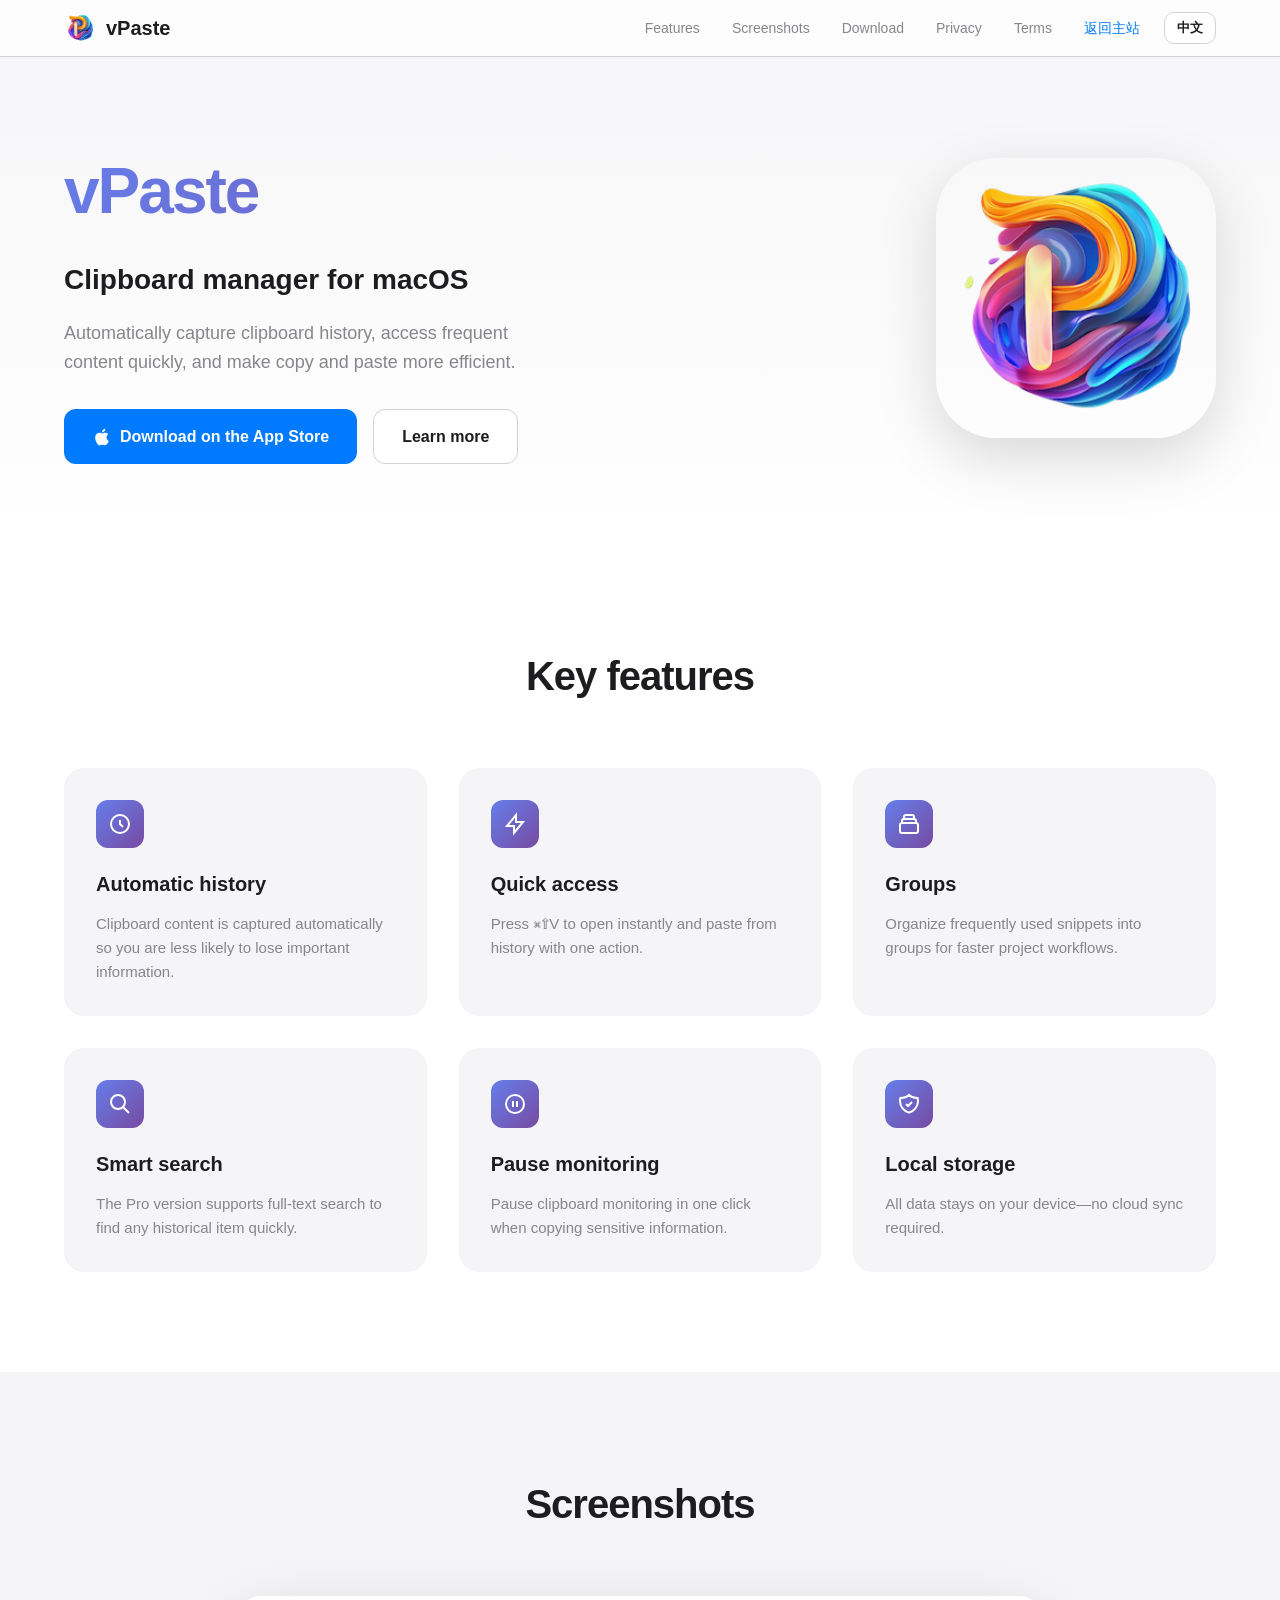
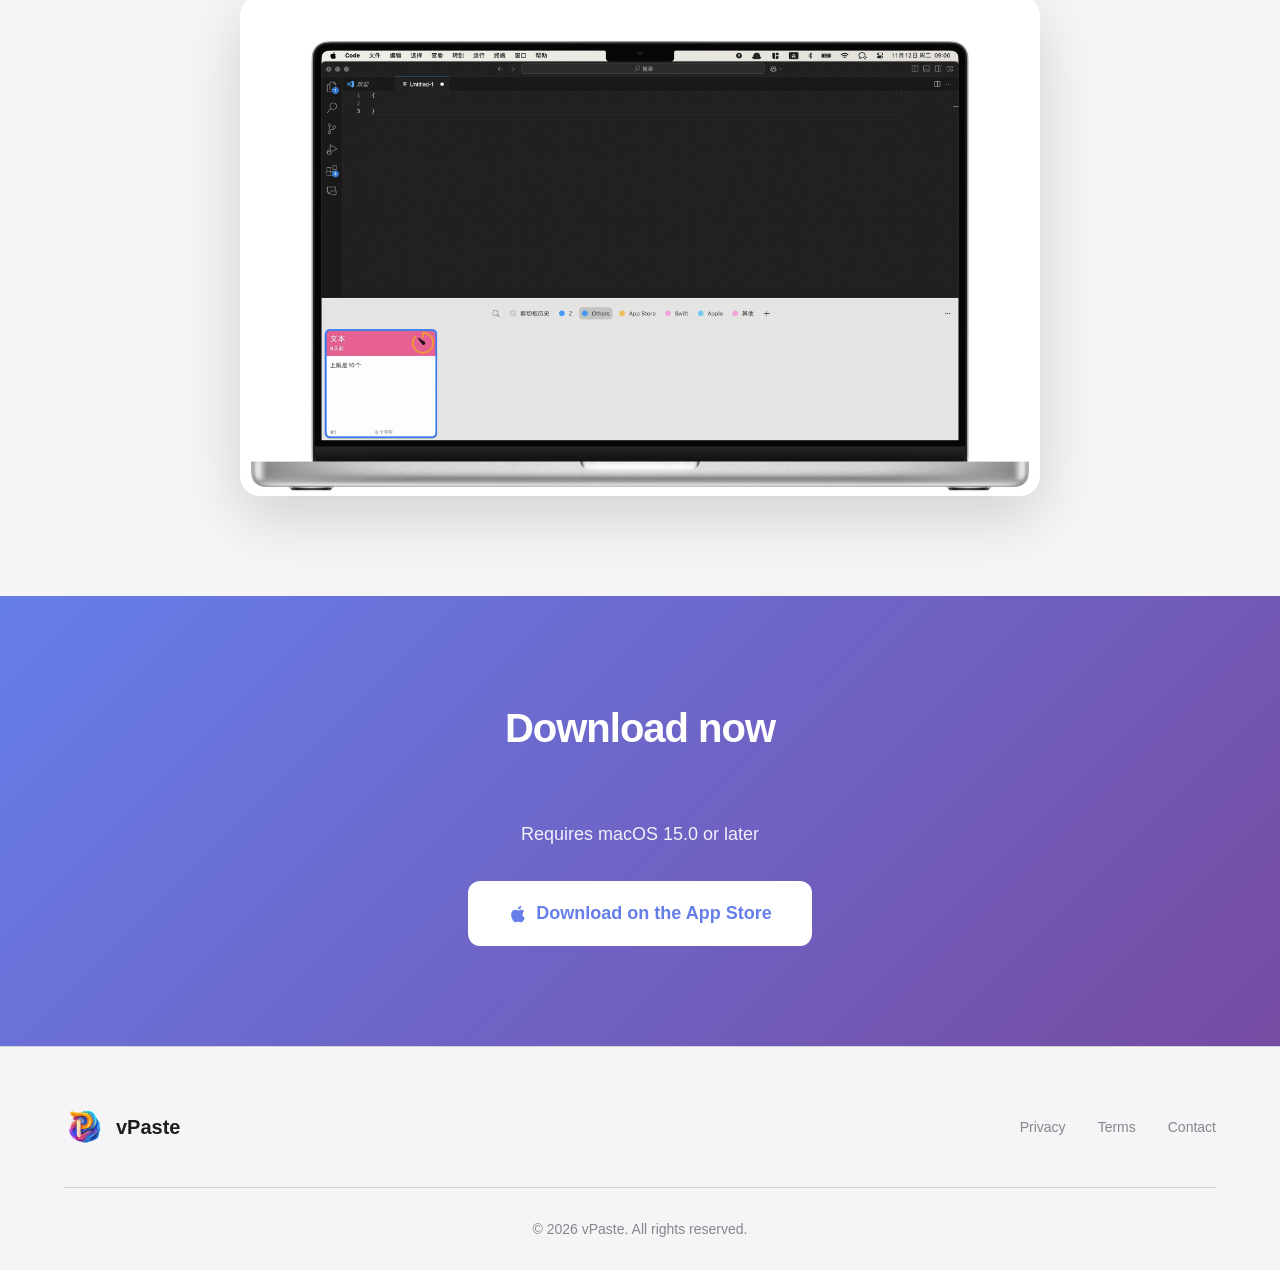
<file: index.html>
<!DOCTYPE html>
<html lang="zh-CN">
<head>
    <meta charset="UTF-8">
    <meta name="viewport" content="width=device-width, initial-scale=1.0">
    <meta name="description" content="vPaste - 高效的 macOS 剪贴板管理工具，自动捕获历史记录，快速粘贴，提升工作效率">
    <meta name="keywords" content="vPaste, macOS, 剪贴板, 剪贴板管理, clipboard manager, Mac app">
    <title>vPaste - macOS 剪贴板管理工具</title>
    <link rel="stylesheet" href="css/style.css">
    <link rel="icon" type="image/png" href="icon.png">
</head>
<body data-i18n-title-key="index.title" data-i18n-meta-key="index.metaDescription" data-i18n-keywords-key="index.metaKeywords">
    <nav class="navbar">
        <div class="container nav-container">
            <a href="index.html" class="logo">
                <img src="icon.png" alt="vPaste" class="logo-icon">
                <span>vPaste</span>
            </a>
            <div class="nav-actions">
                <ul class="nav-links">
                    <li><a href="#features" data-i18n="index.nav.features">功能</a></li>
                    <li><a href="#screenshot" data-i18n="index.nav.screenshot">截图</a></li>
                    <li><a href="#download" data-i18n="index.nav.download">下载</a></li>
                    <li><a href="privacy.html" data-i18n="index.nav.privacy">隐私协议</a></li>
                    <li><a href="terms.html" data-i18n="index.nav.terms">服务条款</a></li>
                    <li><a href="https://livv.github.io" target="_blank" style="color: #007AFF;">返回主站</a></li>
                </ul>
                <div class="lang-button">
                    <button type="button" class="lang-switch-btn" data-i18n="lang.switch">
                        English
                    </button>
                </div>
            </div>
        </div>
    </nav>

    <header class="hero">
        <div class="container">
            <div class="hero-content">
                <div class="hero-text">
                    <h1>vPaste</h1>
                    <p class="tagline" data-i18n="index.hero.tagline">高效的 macOS 剪贴板管理工具</p>
                    <p class="description" data-i18n="index.hero.description">自动捕获剪贴板历史，快速访问常用内容，让复制粘贴更高效</p>
                    <div class="cta-buttons">
                        <a href="https://apps.apple.com/cn/app/vpaste/id6444913968?mt=12" class="btn btn-primary" target="_blank" rel="noopener noreferrer" data-app-store>
                            <svg class="apple-icon" viewBox="0 0 24 24" fill="currentColor" aria-hidden="true">
                                <path d="M18.71 19.5c-.83 1.24-1.71 2.45-3.05 2.47-1.34.03-1.77-.79-3.29-.79-1.53 0-2 .77-3.27.82-1.31.05-2.3-1.32-3.14-2.53C4.25 17 2.94 12.45 4.7 9.39c.87-1.52 2.43-2.48 4.12-2.51 1.28-.02 2.5.87 3.29.87.78 0 2.26-1.07 3.81-.91.65.03 2.47.26 3.64 1.98-.09.06-2.17 1.28-2.15 3.81.03 3.02 2.65 4.03 2.68 4.04-.03.07-.42 1.44-1.38 2.83M13 3.5c.73-.83 1.94-1.46 2.94-1.5.13 1.17-.34 2.35-1.04 3.19-.69.85-1.83 1.51-2.95 1.42-.15-1.15.41-2.35 1.05-3.11z"/>
                            </svg>
                            <span data-i18n="index.hero.btnStore">App Store 下载</span>
                        </a>
                        <a href="#features" class="btn btn-secondary" data-i18n="index.hero.btnMore">了解更多</a>
                    </div>
                </div>
                <div class="hero-image">
                    <img src="icon.png" alt="vPaste 应用图标" class="app-icon" data-i18n-alt="index.hero.iconAlt">
                </div>
            </div>
        </div>
    </header>

    <section id="features" class="features">
        <div class="container">
            <h2 class="section-title" data-i18n="index.featuresTitle">核心功能</h2>
            <div class="features-grid">
                <div class="feature-card">
                    <div class="feature-icon">
                        <svg viewBox="0 0 24 24" fill="none" stroke="currentColor" stroke-width="2" aria-hidden="true">
                            <path d="M12 8v4l3 3m6-3a9 9 0 11-18 0 9 9 0 0118 0z"/>
                        </svg>
                    </div>
                    <h3 data-i18n="index.f1.title">自动历史记录</h3>
                    <p data-i18n="index.f1.desc">自动捕获剪贴板内容，再也不用担心覆盖重要信息</p>
                </div>
                <div class="feature-card">
                    <div class="feature-icon">
                        <svg viewBox="0 0 24 24" fill="none" stroke="currentColor" stroke-width="2" aria-hidden="true">
                            <path d="M13 10V3L4 14h7v7l9-11h-7z"/>
                        </svg>
                    </div>
                    <h3 data-i18n="index.f2.title">快速访问</h3>
                    <p data-i18n="index.f2.desc">通过快捷键 ⌘⇧V 快速唤起，一键粘贴历史内容</p>
                </div>
                <div class="feature-card">
                    <div class="feature-icon">
                        <svg viewBox="0 0 24 24" fill="none" stroke="currentColor" stroke-width="2" aria-hidden="true">
                            <path d="M19 11H5m14 0a2 2 0 012 2v6a2 2 0 01-2 2H5a2 2 0 01-2-2v-6a2 2 0 012-2m14 0V9a2 2 0 00-2-2M5 11V9a2 2 0 012-2m0 0V5a2 2 0 012-2h6a2 2 0 012 2v2M7 7h10"/>
                        </svg>
                    </div>
                    <h3 data-i18n="index.f3.title">分组管理</h3>
                    <p data-i18n="index.f3.desc">将常用内容分组保存，项目资料整理更高效</p>
                </div>
                <div class="feature-card">
                    <div class="feature-icon">
                        <svg viewBox="0 0 24 24" fill="none" stroke="currentColor" stroke-width="2" aria-hidden="true">
                            <path d="M21 21l-6-6m2-5a7 7 0 11-14 0 7 7 0 0114 0z"/>
                        </svg>
                    </div>
                    <h3 data-i18n="index.f4.title">智能搜索</h3>
                    <p data-i18n="index.f4.desc">专业版支持全文搜索，快速找到任意历史内容</p>
                </div>
                <div class="feature-card">
                    <div class="feature-icon">
                        <svg viewBox="0 0 24 24" fill="none" stroke="currentColor" stroke-width="2" aria-hidden="true">
                            <path d="M10 9v6m4-6v6m7-3a9 9 0 11-18 0 9 9 0 0118 0z"/>
                        </svg>
                    </div>
                    <h3 data-i18n="index.f5.title">暂停监控</h3>
                    <p data-i18n="index.f5.desc">复制敏感内容时一键暂停，保护您的隐私安全</p>
                </div>
                <div class="feature-card">
                    <div class="feature-icon">
                        <svg viewBox="0 0 24 24" fill="none" stroke="currentColor" stroke-width="2" aria-hidden="true">
                            <path d="M9 12l2 2 4-4m5.618-4.016A11.955 11.955 0 0112 2.944a11.955 11.955 0 01-8.618 3.04A12.02 12.02 0 003 9c0 5.591 3.824 10.29 9 11.622 5.176-1.332 9-6.03 9-11.622 0-1.042-.133-2.052-.382-3.016z"/>
                        </svg>
                    </div>
                    <h3 data-i18n="index.f6.title">本地存储</h3>
                    <p data-i18n="index.f6.desc">所有数据仅保存在本地，无需担心云端泄露</p>
                </div>
            </div>
        </div>
    </section>

    <section id="screenshot" class="screenshot">
        <div class="container">
            <h2 class="section-title" data-i18n="index.screenshotTitle">应用截图</h2>
            <div class="screenshot-container">
                <img src="vPaste_sample.png" alt="vPaste 应用截图" class="screenshot-image" data-i18n-alt="index.screenshotAlt">
            </div>
        </div>
    </section>

    <section id="download" class="download">
        <div class="container">
            <h2 class="section-title" data-i18n="index.downloadTitle">立即下载</h2>
            <p class="download-description" data-i18n="index.downloadDesc">支持 macOS 15.0 及以上版本</p>
            <a href="https://apps.apple.com/cn/app/vpaste/id6444913968?mt=12" class="btn btn-primary btn-large" target="_blank" rel="noopener noreferrer" data-app-store>
                <svg class="apple-icon" viewBox="0 0 24 24" fill="currentColor" aria-hidden="true">
                    <path d="M18.71 19.5c-.83 1.24-1.71 2.45-3.05 2.47-1.34.03-1.77-.79-3.29-.79-1.53 0-2 .77-3.27.82-1.31.05-2.3-1.32-3.14-2.53C4.25 17 2.94 12.45 4.7 9.39c.87-1.52 2.43-2.48 4.12-2.51 1.28-.02 2.5.87 3.29.87.78 0 2.26-1.07 3.81-.91.65.03 2.47.26 3.64 1.98-.09.06-2.17 1.28-2.15 3.81.03 3.02 2.65 4.03 2.68 4.04-.03.07-.42 1.44-1.38 2.83M13 3.5c.73-.83 1.94-1.46 2.94-1.5.13 1.17-.34 2.35-1.04 3.19-.69.85-1.83 1.51-2.95 1.42-.15-1.15.41-2.35 1.05-3.11z"/>
                </svg>
                <span data-i18n="index.downloadBtn">App Store 下载</span>
            </a>
        </div>
    </section>

    <footer class="footer">
        <div class="container">
            <div class="footer-content">
                <div class="footer-brand">
                    <img src="icon.png" alt="vPaste" class="footer-logo">
                    <span>vPaste</span>
                </div>
                <div class="footer-links">
                    <a href="privacy.html" data-i18n="index.footer.privacy">隐私协议</a>
                    <a href="terms.html" data-i18n="index.footer.terms">服务条款</a>
                    <a href="mailto:vlv666@qq.com" data-i18n="index.footer.contact">联系我们</a>
                </div>
            </div>
            <div class="footer-bottom">
                <p data-i18n="index.footer.copy">&copy; 2026 vPaste. All rights reserved.</p>
            </div>
        </div>
    </footer>
    <script src="js/i18n.js" defer></script>
</body>
</html>
</file>
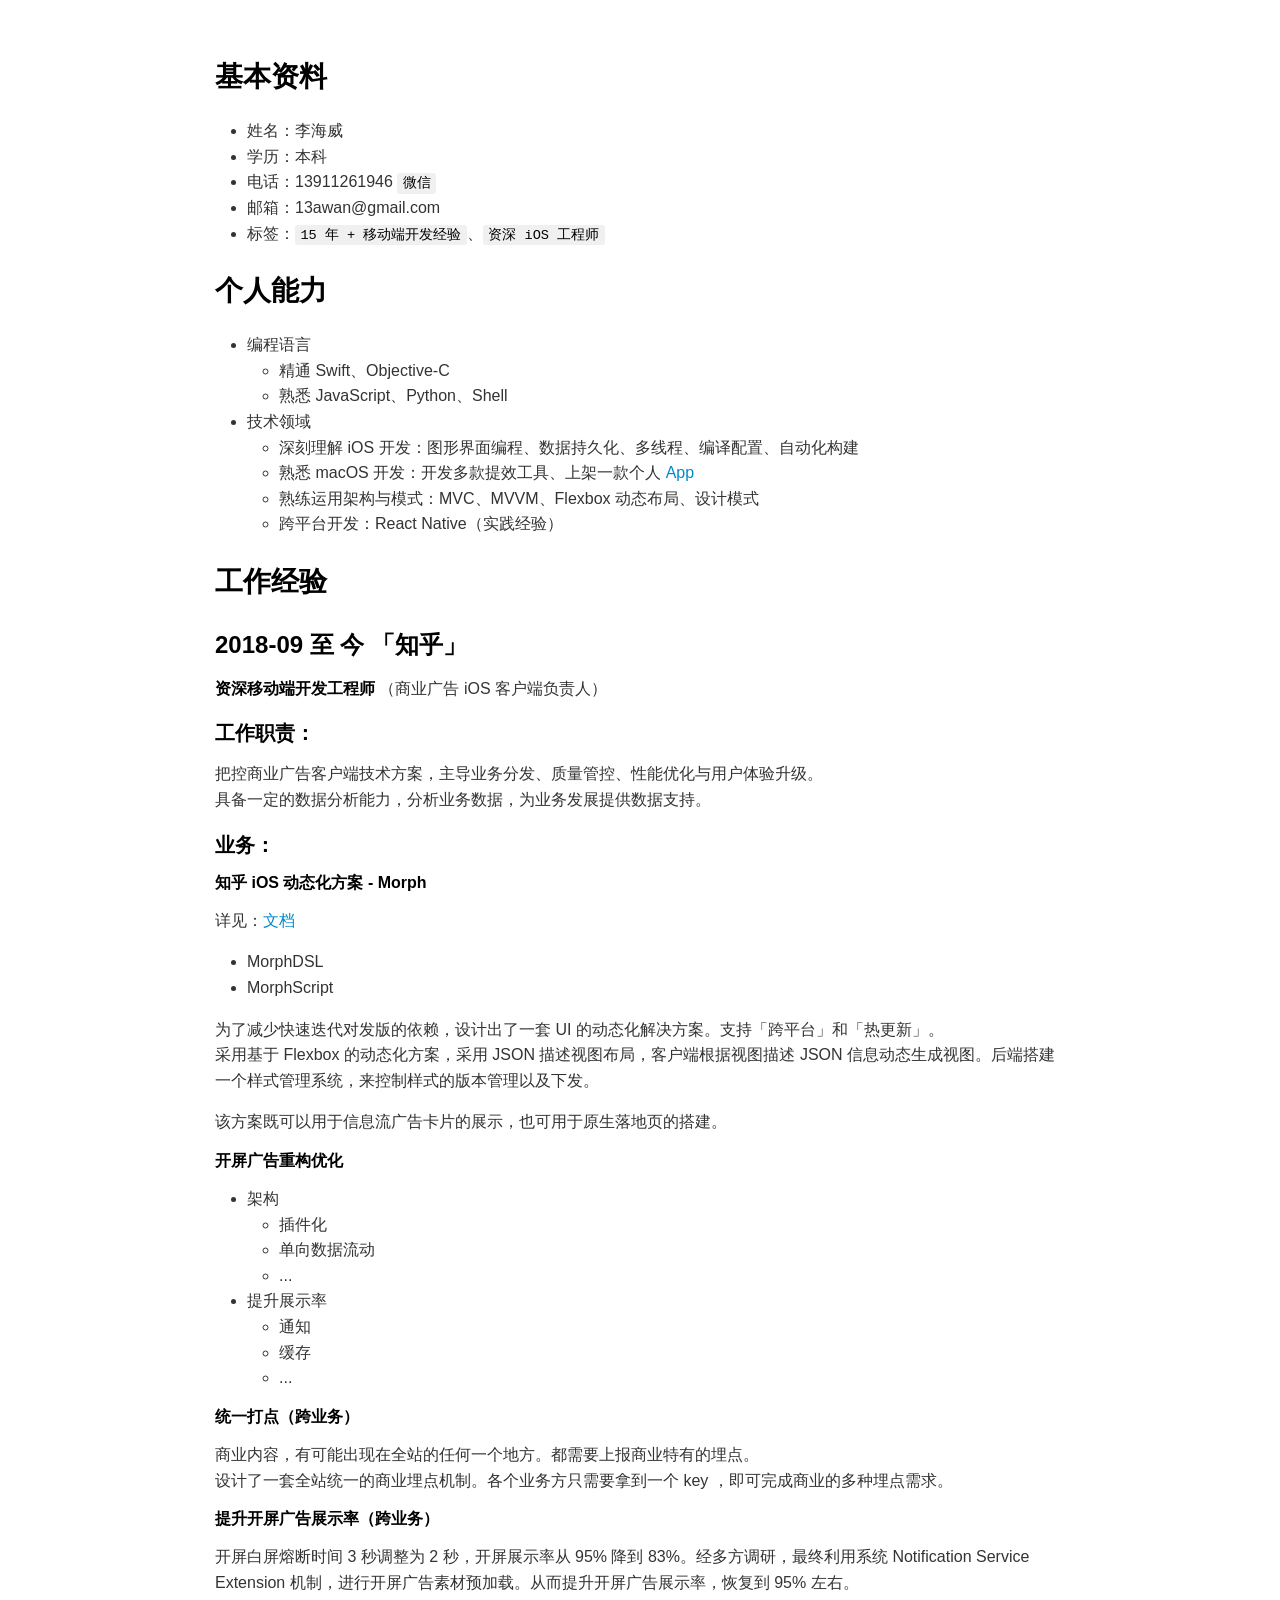
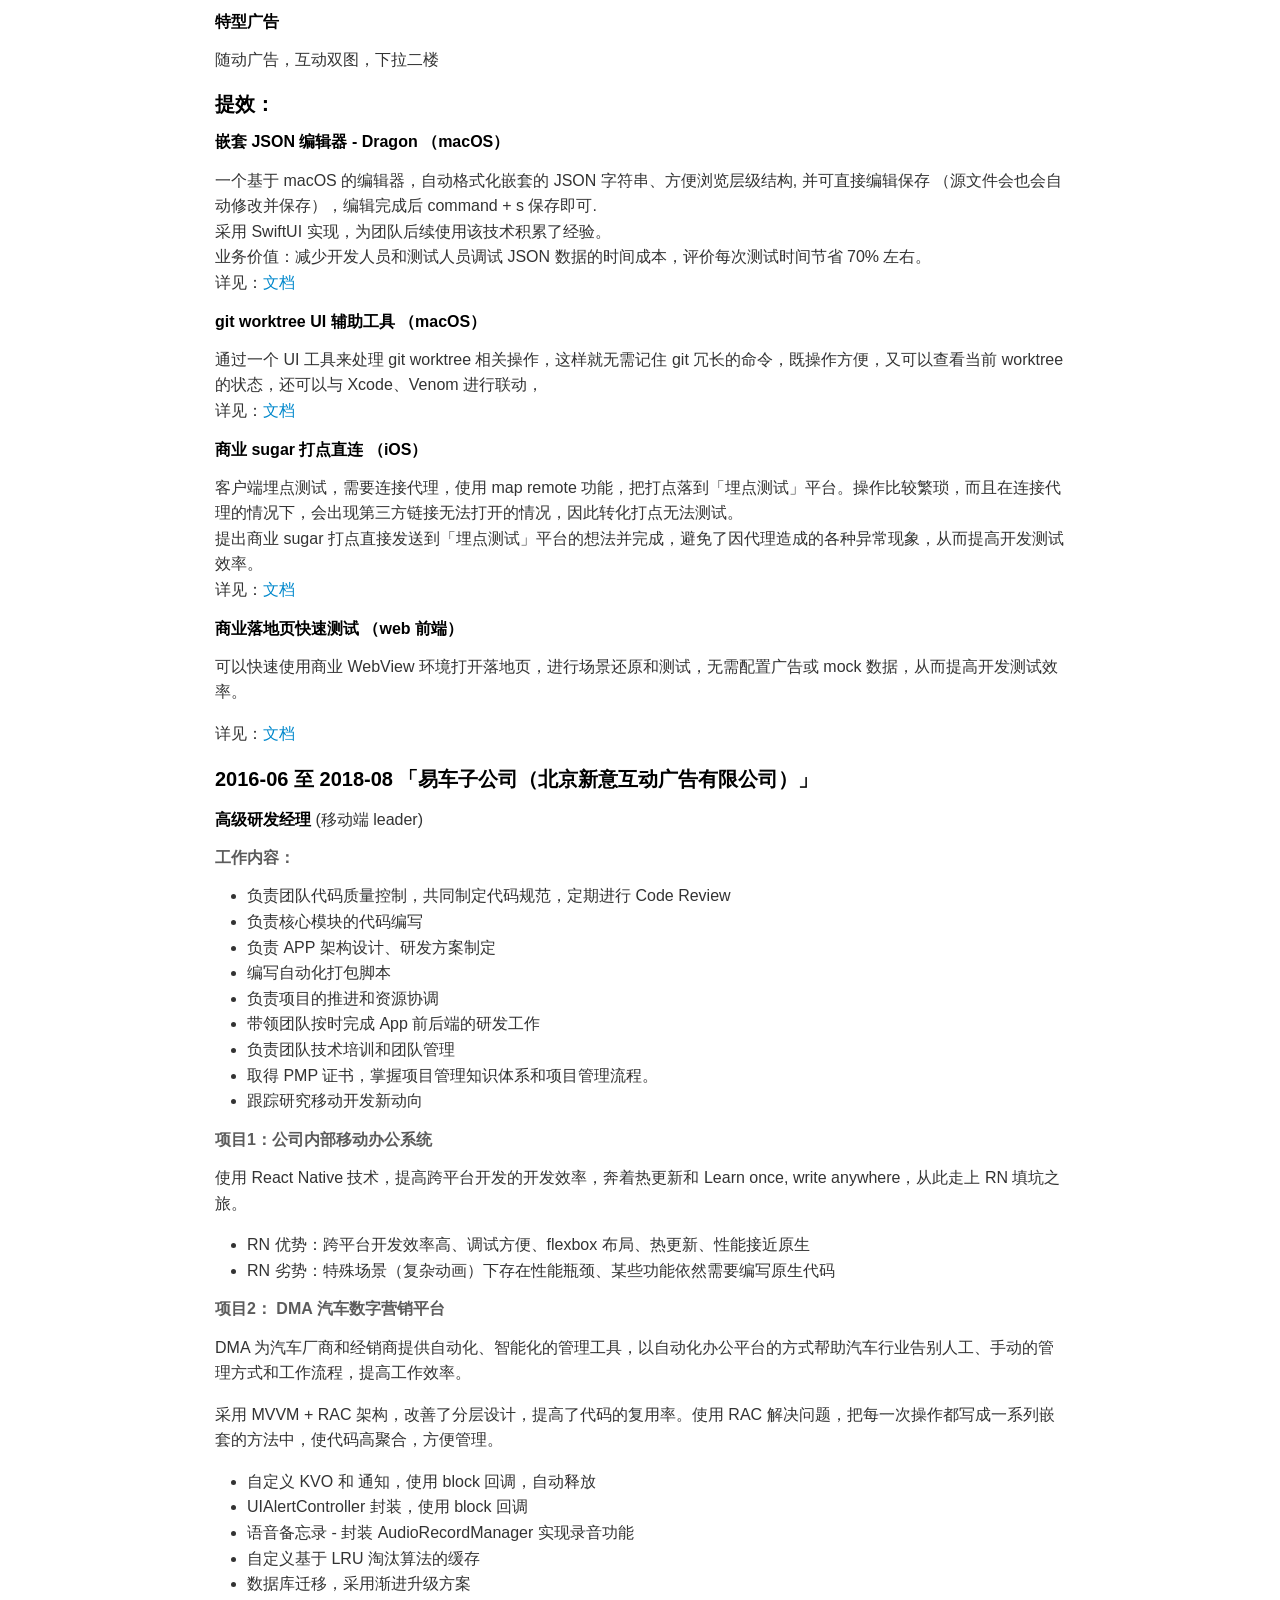
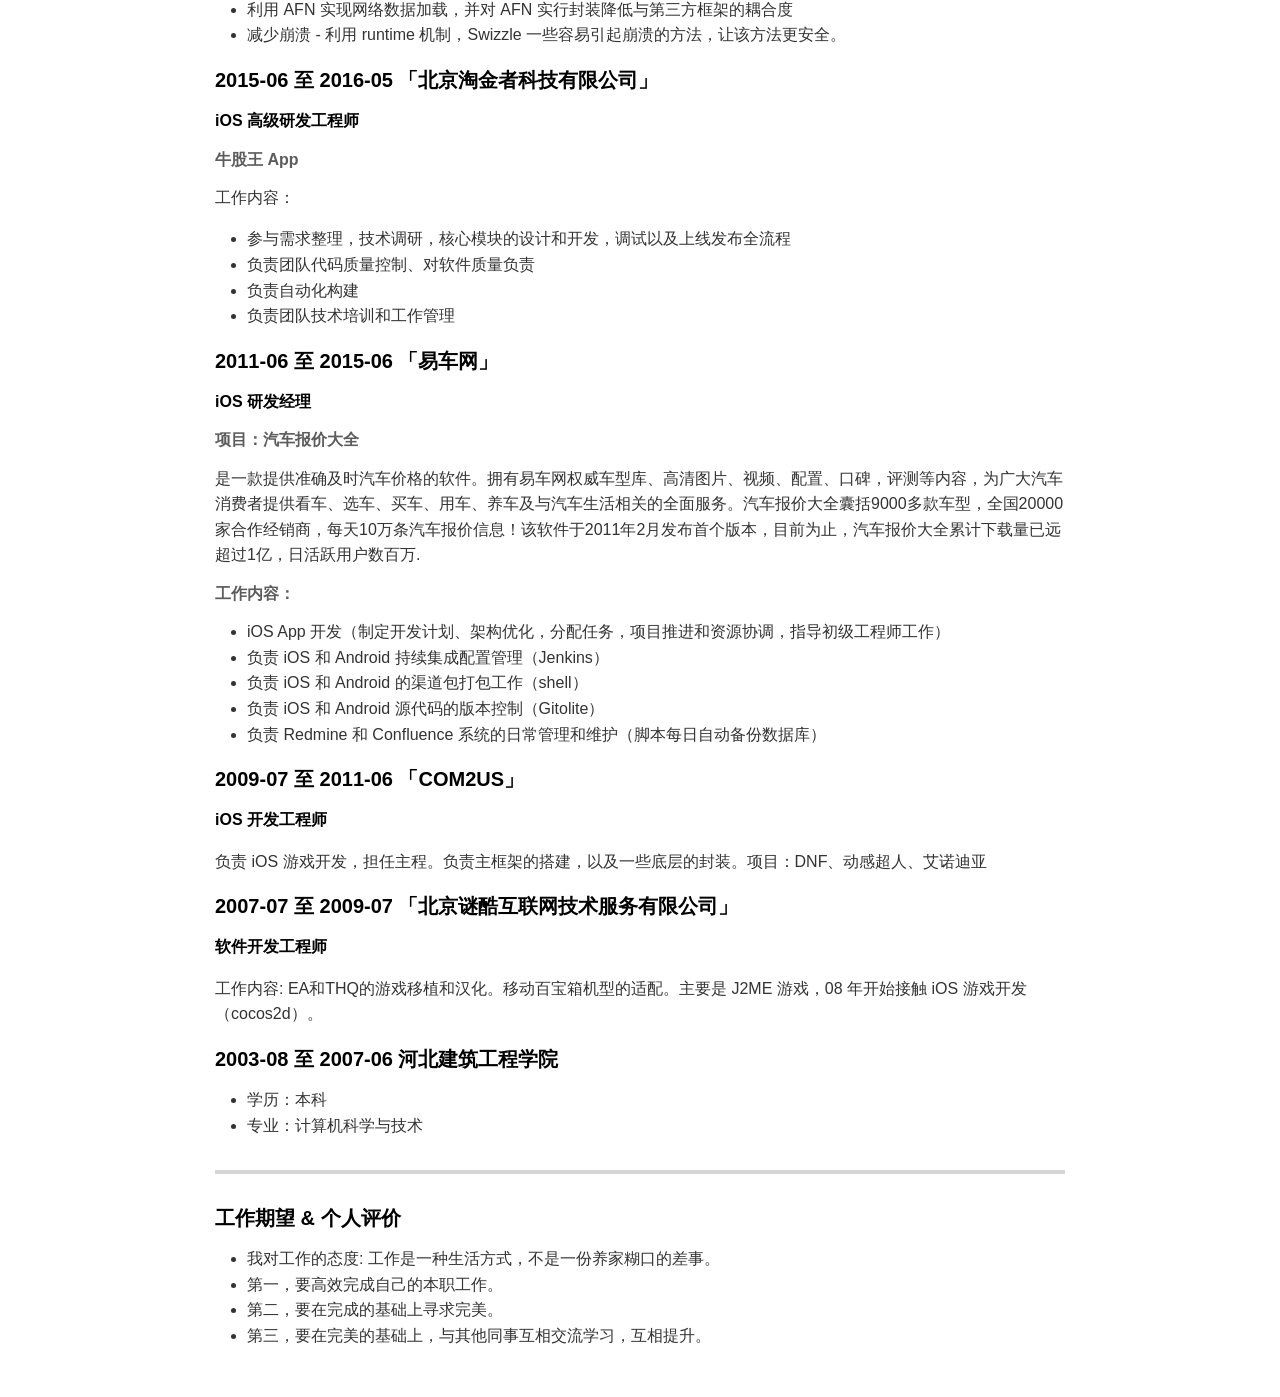
<file: lihaiwei.html>
<!DOCTYPE html><html><head>
      <title>resume_2025</title>
      <meta charset="utf-8">
      <meta name="viewport" content="width=device-width, initial-scale=1.0">
      
      <link rel="stylesheet" href="file:////Users/wei/.vscode/extensions/shd101wyy.markdown-preview-enhanced-0.8.18/crossnote/dependencies/katex/katex.min.css">
      
      
      
      
      
      <style>
      code[class*=language-],pre[class*=language-]{color:#333;background:0 0;font-family:Consolas,"Liberation Mono",Menlo,Courier,monospace;text-align:left;white-space:pre;word-spacing:normal;word-break:normal;word-wrap:normal;line-height:1.4;-moz-tab-size:8;-o-tab-size:8;tab-size:8;-webkit-hyphens:none;-moz-hyphens:none;-ms-hyphens:none;hyphens:none}pre[class*=language-]{padding:.8em;overflow:auto;border-radius:3px;background:#f5f5f5}:not(pre)>code[class*=language-]{padding:.1em;border-radius:.3em;white-space:normal;background:#f5f5f5}.token.blockquote,.token.comment{color:#969896}.token.cdata{color:#183691}.token.doctype,.token.macro.property,.token.punctuation,.token.variable{color:#333}.token.builtin,.token.important,.token.keyword,.token.operator,.token.rule{color:#a71d5d}.token.attr-value,.token.regex,.token.string,.token.url{color:#183691}.token.atrule,.token.boolean,.token.code,.token.command,.token.constant,.token.entity,.token.number,.token.property,.token.symbol{color:#0086b3}.token.prolog,.token.selector,.token.tag{color:#63a35c}.token.attr-name,.token.class,.token.class-name,.token.function,.token.id,.token.namespace,.token.pseudo-class,.token.pseudo-element,.token.url-reference .token.variable{color:#795da3}.token.entity{cursor:help}.token.title,.token.title .token.punctuation{font-weight:700;color:#1d3e81}.token.list{color:#ed6a43}.token.inserted{background-color:#eaffea;color:#55a532}.token.deleted{background-color:#ffecec;color:#bd2c00}.token.bold{font-weight:700}.token.italic{font-style:italic}.language-json .token.property{color:#183691}.language-markup .token.tag .token.punctuation{color:#333}.language-css .token.function,code.language-css{color:#0086b3}.language-yaml .token.atrule{color:#63a35c}code.language-yaml{color:#183691}.language-ruby .token.function{color:#333}.language-markdown .token.url{color:#795da3}.language-makefile .token.symbol{color:#795da3}.language-makefile .token.variable{color:#183691}.language-makefile .token.builtin{color:#0086b3}.language-bash .token.keyword{color:#0086b3}pre[data-line]{position:relative;padding:1em 0 1em 3em}pre[data-line] .line-highlight-wrapper{position:absolute;top:0;left:0;background-color:transparent;display:block;width:100%}pre[data-line] .line-highlight{position:absolute;left:0;right:0;padding:inherit 0;margin-top:1em;background:hsla(24,20%,50%,.08);background:linear-gradient(to right,hsla(24,20%,50%,.1) 70%,hsla(24,20%,50%,0));pointer-events:none;line-height:inherit;white-space:pre}pre[data-line] .line-highlight:before,pre[data-line] .line-highlight[data-end]:after{content:attr(data-start);position:absolute;top:.4em;left:.6em;min-width:1em;padding:0 .5em;background-color:hsla(24,20%,50%,.4);color:#f4f1ef;font:bold 65%/1.5 sans-serif;text-align:center;vertical-align:.3em;border-radius:999px;text-shadow:none;box-shadow:0 1px #fff}pre[data-line] .line-highlight[data-end]:after{content:attr(data-end);top:auto;bottom:.4em}html body{font-family:'Helvetica Neue',Helvetica,'Segoe UI',Arial,freesans,sans-serif;font-size:16px;line-height:1.6;color:#333;background-color:#fff;overflow:initial;box-sizing:border-box;word-wrap:break-word}html body>:first-child{margin-top:0}html body h1,html body h2,html body h3,html body h4,html body h5,html body h6{line-height:1.2;margin-top:1em;margin-bottom:16px;color:#000}html body h1{font-size:2.25em;font-weight:300;padding-bottom:.3em}html body h2{font-size:1.75em;font-weight:400;padding-bottom:.3em}html body h3{font-size:1.5em;font-weight:500}html body h4{font-size:1.25em;font-weight:600}html body h5{font-size:1.1em;font-weight:600}html body h6{font-size:1em;font-weight:600}html body h1,html body h2,html body h3,html body h4,html body h5{font-weight:600}html body h5{font-size:1em}html body h6{color:#5c5c5c}html body strong{color:#000}html body del{color:#5c5c5c}html body a:not([href]){color:inherit;text-decoration:none}html body a{color:#08c;text-decoration:none}html body a:hover{color:#00a3f5;text-decoration:none}html body img{max-width:100%}html body>p{margin-top:0;margin-bottom:16px;word-wrap:break-word}html body>ol,html body>ul{margin-bottom:16px}html body ol,html body ul{padding-left:2em}html body ol.no-list,html body ul.no-list{padding:0;list-style-type:none}html body ol ol,html body ol ul,html body ul ol,html body ul ul{margin-top:0;margin-bottom:0}html body li{margin-bottom:0}html body li.task-list-item{list-style:none}html body li>p{margin-top:0;margin-bottom:0}html body .task-list-item-checkbox{margin:0 .2em .25em -1.8em;vertical-align:middle}html body .task-list-item-checkbox:hover{cursor:pointer}html body blockquote{margin:16px 0;font-size:inherit;padding:0 15px;color:#5c5c5c;background-color:#f0f0f0;border-left:4px solid #d6d6d6}html body blockquote>:first-child{margin-top:0}html body blockquote>:last-child{margin-bottom:0}html body hr{height:4px;margin:32px 0;background-color:#d6d6d6;border:0 none}html body table{margin:10px 0 15px 0;border-collapse:collapse;border-spacing:0;display:block;width:100%;overflow:auto;word-break:normal;word-break:keep-all}html body table th{font-weight:700;color:#000}html body table td,html body table th{border:1px solid #d6d6d6;padding:6px 13px}html body dl{padding:0}html body dl dt{padding:0;margin-top:16px;font-size:1em;font-style:italic;font-weight:700}html body dl dd{padding:0 16px;margin-bottom:16px}html body code{font-family:Menlo,Monaco,Consolas,'Courier New',monospace;font-size:.85em;color:#000;background-color:#f0f0f0;border-radius:3px;padding:.2em 0}html body code::after,html body code::before{letter-spacing:-.2em;content:'\00a0'}html body pre>code{padding:0;margin:0;word-break:normal;white-space:pre;background:0 0;border:0}html body .highlight{margin-bottom:16px}html body .highlight pre,html body pre{padding:1em;overflow:auto;line-height:1.45;border:#d6d6d6;border-radius:3px}html body .highlight pre{margin-bottom:0;word-break:normal}html body pre code,html body pre tt{display:inline;max-width:initial;padding:0;margin:0;overflow:initial;line-height:inherit;word-wrap:normal;background-color:transparent;border:0}html body pre code:after,html body pre code:before,html body pre tt:after,html body pre tt:before{content:normal}html body blockquote,html body dl,html body ol,html body p,html body pre,html body ul{margin-top:0;margin-bottom:16px}html body kbd{color:#000;border:1px solid #d6d6d6;border-bottom:2px solid #c7c7c7;padding:2px 4px;background-color:#f0f0f0;border-radius:3px}@media print{html body{background-color:#fff}html body h1,html body h2,html body h3,html body h4,html body h5,html body h6{color:#000;page-break-after:avoid}html body blockquote{color:#5c5c5c}html body pre{page-break-inside:avoid}html body table{display:table}html body img{display:block;max-width:100%;max-height:100%}html body code,html body pre{word-wrap:break-word;white-space:pre}}.markdown-preview{width:100%;height:100%;box-sizing:border-box}.markdown-preview ul{list-style:disc}.markdown-preview ul ul{list-style:circle}.markdown-preview ul ul ul{list-style:square}.markdown-preview ol{list-style:decimal}.markdown-preview ol ol,.markdown-preview ul ol{list-style-type:lower-roman}.markdown-preview ol ol ol,.markdown-preview ol ul ol,.markdown-preview ul ol ol,.markdown-preview ul ul ol{list-style-type:lower-alpha}.markdown-preview .newpage,.markdown-preview .pagebreak{page-break-before:always}.markdown-preview pre.line-numbers{position:relative;padding-left:3.8em;counter-reset:linenumber}.markdown-preview pre.line-numbers>code{position:relative}.markdown-preview pre.line-numbers .line-numbers-rows{position:absolute;pointer-events:none;top:1em;font-size:100%;left:0;width:3em;letter-spacing:-1px;border-right:1px solid #999;-webkit-user-select:none;-moz-user-select:none;-ms-user-select:none;user-select:none}.markdown-preview pre.line-numbers .line-numbers-rows>span{pointer-events:none;display:block;counter-increment:linenumber}.markdown-preview pre.line-numbers .line-numbers-rows>span:before{content:counter(linenumber);color:#999;display:block;padding-right:.8em;text-align:right}.markdown-preview .mathjax-exps .MathJax_Display{text-align:center!important}.markdown-preview:not([data-for=preview]) .code-chunk .code-chunk-btn-group{display:none}.markdown-preview:not([data-for=preview]) .code-chunk .status{display:none}.markdown-preview:not([data-for=preview]) .code-chunk .output-div{margin-bottom:16px}.markdown-preview .md-toc{padding:0}.markdown-preview .md-toc .md-toc-link-wrapper .md-toc-link{display:inline;padding:.25rem 0}.markdown-preview .md-toc .md-toc-link-wrapper .md-toc-link div,.markdown-preview .md-toc .md-toc-link-wrapper .md-toc-link p{display:inline}.markdown-preview .md-toc .md-toc-link-wrapper.highlighted .md-toc-link{font-weight:800}.scrollbar-style::-webkit-scrollbar{width:8px}.scrollbar-style::-webkit-scrollbar-track{border-radius:10px;background-color:transparent}.scrollbar-style::-webkit-scrollbar-thumb{border-radius:5px;background-color:rgba(150,150,150,.66);border:4px solid rgba(150,150,150,.66);background-clip:content-box}html body[for=html-export]:not([data-presentation-mode]){position:relative;width:100%;height:100%;top:0;left:0;margin:0;padding:0;overflow:auto}html body[for=html-export]:not([data-presentation-mode]) .markdown-preview{position:relative;top:0;min-height:100vh}@media screen and (min-width:914px){html body[for=html-export]:not([data-presentation-mode]) .markdown-preview{padding:2em calc(50% - 457px + 2em)}}@media screen and (max-width:914px){html body[for=html-export]:not([data-presentation-mode]) .markdown-preview{padding:2em}}@media screen and (max-width:450px){html body[for=html-export]:not([data-presentation-mode]) .markdown-preview{font-size:14px!important;padding:1em}}@media print{html body[for=html-export]:not([data-presentation-mode]) #sidebar-toc-btn{display:none}}html body[for=html-export]:not([data-presentation-mode]) #sidebar-toc-btn{position:fixed;bottom:8px;left:8px;font-size:28px;cursor:pointer;color:inherit;z-index:99;width:32px;text-align:center;opacity:.4}html body[for=html-export]:not([data-presentation-mode])[html-show-sidebar-toc] #sidebar-toc-btn{opacity:1}html body[for=html-export]:not([data-presentation-mode])[html-show-sidebar-toc] .md-sidebar-toc{position:fixed;top:0;left:0;width:300px;height:100%;padding:32px 0 48px 0;font-size:14px;box-shadow:0 0 4px rgba(150,150,150,.33);box-sizing:border-box;overflow:auto;background-color:inherit}html body[for=html-export]:not([data-presentation-mode])[html-show-sidebar-toc] .md-sidebar-toc::-webkit-scrollbar{width:8px}html body[for=html-export]:not([data-presentation-mode])[html-show-sidebar-toc] .md-sidebar-toc::-webkit-scrollbar-track{border-radius:10px;background-color:transparent}html body[for=html-export]:not([data-presentation-mode])[html-show-sidebar-toc] .md-sidebar-toc::-webkit-scrollbar-thumb{border-radius:5px;background-color:rgba(150,150,150,.66);border:4px solid rgba(150,150,150,.66);background-clip:content-box}html body[for=html-export]:not([data-presentation-mode])[html-show-sidebar-toc] .md-sidebar-toc a{text-decoration:none}html body[for=html-export]:not([data-presentation-mode])[html-show-sidebar-toc] .md-sidebar-toc .md-toc{padding:0 16px}html body[for=html-export]:not([data-presentation-mode])[html-show-sidebar-toc] .md-sidebar-toc .md-toc .md-toc-link-wrapper .md-toc-link{display:inline;padding:.25rem 0}html body[for=html-export]:not([data-presentation-mode])[html-show-sidebar-toc] .md-sidebar-toc .md-toc .md-toc-link-wrapper .md-toc-link div,html body[for=html-export]:not([data-presentation-mode])[html-show-sidebar-toc] .md-sidebar-toc .md-toc .md-toc-link-wrapper .md-toc-link p{display:inline}html body[for=html-export]:not([data-presentation-mode])[html-show-sidebar-toc] .md-sidebar-toc .md-toc .md-toc-link-wrapper.highlighted .md-toc-link{font-weight:800}html body[for=html-export]:not([data-presentation-mode])[html-show-sidebar-toc] .markdown-preview{left:300px;width:calc(100% - 300px);padding:2em calc(50% - 457px - 300px / 2);margin:0;box-sizing:border-box}@media screen and (max-width:1274px){html body[for=html-export]:not([data-presentation-mode])[html-show-sidebar-toc] .markdown-preview{padding:2em}}@media screen and (max-width:450px){html body[for=html-export]:not([data-presentation-mode])[html-show-sidebar-toc] .markdown-preview{width:100%}}html body[for=html-export]:not([data-presentation-mode]):not([html-show-sidebar-toc]) .markdown-preview{left:50%;transform:translateX(-50%)}html body[for=html-export]:not([data-presentation-mode]):not([html-show-sidebar-toc]) .md-sidebar-toc{display:none}
/* Please visit the URL below for more information: */
/*   https://shd101wyy.github.io/markdown-preview-enhanced/#/customize-css */

      </style>
      <!-- The content below will be included at the end of the <head> element. --><script type="text/javascript">
  document.addEventListener("DOMContentLoaded", function () {
    // your code here
  });
</script></head><body for="html-export">
    
    
      <div class="crossnote markdown-preview  ">
      
<h2 id="基本资料">基本资料 </h2>
<ul>
<li>姓名：李海威</li>
<li>学历：本科</li>
<li>电话：13911261946 <code>微信</code></li>
<li>邮箱：13awan@gmail.com</li>
<li>标签：<code>15 年 + 移动端开发经验</code>、<code>资深 iOS 工程师</code></li>
</ul>
<h2 id="个人能力">个人能力 </h2>
<ul>
<li>编程语言
<ul>
<li>精通 Swift、Objective-C</li>
<li>熟悉 JavaScript、Python、Shell</li>
</ul>
</li>
<li>技术领域
<ul>
<li>深刻理解 iOS 开发：图形界面编程、数据持久化、多线程、编译配置、自动化构建</li>
<li>熟悉 macOS 开发：开发多款提效工具、上架一款个人 <a href="https://apps.apple.com/cn/app/vpaste/id6444913968?mt=12">App</a></li>
<li>熟练运用架构与模式：MVC、MVVM、Flexbox 动态布局、设计模式</li>
<li>跨平台开发：React Native（实践经验）</li>
</ul>
</li>
</ul>
<h2 id="工作经验">工作经验 </h2>
<h3 id="2018-09-至-今-知乎">2018-09 至 今 「知乎」 </h3>
<p><strong>资深移动端开发工程师</strong> （商业广告 iOS 客户端负责人）</p>
<h4 id="工作职责">工作职责： </h4>
<p>把控商业广告客户端技术方案，主导业务分发、质量管控、性能优化与用户体验升级。<br>
具备一定的数据分析能力，分析业务数据，为业务发展提供数据支持。</p>
<h4 id="业务">业务： </h4>
<h5 id="知乎-ios-动态化方案---morph">知乎 iOS 动态化方案 - Morph </h5>
<p>详见：<a href="https://zhihu.kdocs.cn/l/ckLHJgnOneBt">文档</a></p>
<ul>
<li>
<p>MorphDSL</p>
</li>
<li>
<p>MorphScript</p>
</li>
</ul>
<p>为了减少快速迭代对发版的依赖，设计出了一套 UI 的动态化解决方案。支持「跨平台」和「热更新」。<br>
采用基于 Flexbox 的动态化方案，采用 JSON 描述视图布局，客户端根据视图描述 JSON 信息动态生成视图。后端搭建一个样式管理系统，来控制样式的版本管理以及下发。</p>
<p>该方案既可以用于信息流广告卡片的展示，也可用于原生落地页的搭建。</p>
<h5 id="开屏广告重构优化">开屏广告重构优化 </h5>
<ul>
<li>架构
<ul>
<li>插件化</li>
<li>单向数据流动</li>
<li>...</li>
</ul>
</li>
<li>提升展示率
<ul>
<li>通知</li>
<li>缓存</li>
<li>...</li>
</ul>
</li>
</ul>
<h5 id="统一打点跨业务">统一打点（跨业务） </h5>
<p>商业内容，有可能出现在全站的任何一个地方。都需要上报商业特有的埋点。<br>
设计了一套全站统一的商业埋点机制。各个业务方只需要拿到一个 key ，即可完成商业的多种埋点需求。</p>
<h5 id="提升开屏广告展示率跨业务">提升开屏广告展示率（跨业务） </h5>
<p>开屏白屏熔断时间 3 秒调整为 2 秒，开屏展示率从 95% 降到 83%。经多方调研，最终利用系统 Notification Service Extension 机制，进行开屏广告素材预加载。从而提升开屏广告展示率，恢复到 95% 左右。</p>
<h5 id="特型广告">特型广告 </h5>
<p>随动广告，互动双图，下拉二楼</p>
<h4 id="提效">提效： </h4>
<h5 id="嵌套-json-编辑器---dragon-macos">嵌套 JSON 编辑器 - Dragon （macOS） </h5>
<p>一个基于 macOS 的编辑器，自动格式化嵌套的 JSON 字符串、方便浏览层级结构, 并可直接编辑保存 （源文件会也会自动修改并保存），编辑完成后 command + s 保存即可.<br>
采用 SwiftUI 实现，为团队后续使用该技术积累了经验。<br>
业务价值：减少开发人员和测试人员调试 JSON 数据的时间成本，评价每次测试时间节省 70% 左右。<br>
详见：<a href="https://zhihu.kdocs.cn/l/caFLFsRMi8ix">文档</a></p>
<h5 id="git-worktree-ui-辅助工具-macos">git worktree UI 辅助工具 （macOS） </h5>
<p>通过一个 UI 工具来处理 git worktree 相关操作，这样就无需记住 git 冗长的命令，既操作方便，又可以查看当前 worktree 的状态，还可以与 Xcode、Venom 进行联动，<br>
详见：<a href="https://wiki.in.zhihu.com/pages/viewpage.action?pageId=382081553">文档</a></p>
<h5 id="商业-sugar-打点直连-ios">商业 sugar 打点直连 （iOS） </h5>
<p>客户端埋点测试，需要连接代理，使用 map remote 功能，把打点落到「埋点测试」平台。操作比较繁琐，而且在连接代理的情况下，会出现第三方链接无法打开的情况，因此转化打点无法测试。<br>
提出商业 sugar 打点直接发送到「埋点测试」平台的想法并完成，避免了因代理造成的各种异常现象，从而提高开发测试效率。<br>
详见：<a href="https://wiki.in.zhihu.com/pages/viewpage.action?pageId=382095315">文档</a></p>
<h5 id="商业落地页快速测试-web-前端">商业落地页快速测试 （web 前端） </h5>
<p>可以快速使用商业 WebView 环境打开落地页，进行场景还原和测试，无需配置广告或 mock 数据，从而提高开发测试效率。</p>
<p>详见：<a href="https://wiki.in.zhihu.com/pages/viewpage.action?pageId=384416426">文档</a></p>
<h4 id="2016-06-至-2018-08-易车子公司北京新意互动广告有限公司">2016-06 至 2018-08 「易车子公司（北京新意互动广告有限公司）」 </h4>
<p><strong>高级研发经理</strong> (移动端 leader)</p>
<h6 id="工作内容">工作内容： </h6>
<ul>
<li>负责团队代码质量控制，共同制定代码规范，定期进行 Code Review</li>
<li>负责核心模块的代码编写</li>
<li>负责 APP 架构设计、研发方案制定</li>
<li>编写自动化打包脚本</li>
<li>负责项目的推进和资源协调</li>
<li>带领团队按时完成 App 前后端的研发工作</li>
<li>负责团队技术培训和团队管理</li>
<li>取得 PMP 证书，掌握项目管理知识体系和项目管理流程。</li>
<li>跟踪研究移动开发新动向</li>
</ul>
<h6 id="项目1公司内部移动办公系统">项目1：公司内部移动办公系统 </h6>
<p>使用 React Native 技术，提高跨平台开发的开发效率，奔着热更新和 Learn once, write anywhere，从此走上 RN 填坑之旅。</p>
<ul>
<li>RN 优势：跨平台开发效率高、调试方便、flexbox 布局、热更新、性能接近原生</li>
<li>RN 劣势：特殊场景（复杂动画）下存在性能瓶颈、某些功能依然需要编写原生代码</li>
</ul>
<h6 id="项目2-dma-汽车数字营销平台">项目2： DMA 汽车数字营销平台 </h6>
<p>DMA 为汽车厂商和经销商提供自动化、智能化的管理工具，以自动化办公平台的方式帮助汽车行业告别人工、手动的管理方式和工作流程，提高工作效率。</p>
<p>采用 MVVM + RAC 架构，改善了分层设计，提高了代码的复用率。使用 RAC 解决问题，把每一次操作都写成一系列嵌套的方法中，使代码高聚合，方便管理。</p>
<ul>
<li>自定义 KVO 和 通知，使用 block 回调，自动释放</li>
<li>UIAlertController 封装，使用 block 回调</li>
<li>语音备忘录 - 封装 AudioRecordManager 实现录音功能</li>
<li>自定义基于 LRU 淘汰算法的缓存</li>
<li>数据库迁移，采用渐进升级方案</li>
<li>利用 AFN 实现网络数据加载，并对 AFN 实行封装降低与第三方框架的耦合度</li>
<li>减少崩溃 - 利用 runtime 机制，Swizzle 一些容易引起崩溃的方法，让该方法更安全。</li>
</ul>
<h4 id="2015-06-至-2016-05-北京淘金者科技有限公司">2015-06 至 2016-05 「北京淘金者科技有限公司」 </h4>
<p><strong>iOS 高级研发工程师</strong></p>
<h6 id="牛股王-app">牛股王 App </h6>
<p>工作内容：</p>
<ul>
<li>参与需求整理，技术调研，核心模块的设计和开发，调试以及上线发布全流程</li>
<li>负责团队代码质量控制、对软件质量负责</li>
<li>负责自动化构建</li>
<li>负责团队技术培训和工作管理</li>
</ul>
<h4 id="2011-06-至-2015-06-易车网">2011-06 至 2015-06 「易车网」 </h4>
<p><strong>iOS 研发经理</strong></p>
<h6 id="项目汽车报价大全">项目：汽车报价大全 </h6>
<p>是一款提供准确及时汽车价格的软件。拥有易车网权威车型库、高清图片、视频、配置、口碑，评测等内容，为广大汽车消费者提供看车、选车、买车、用车、养车及与汽车生活相关的全面服务。汽车报价大全囊括9000多款车型，全国20000家合作经销商，每天10万条汽车报价信息！该软件于2011年2月发布首个版本，目前为止，汽车报价大全累计下载量已远超过1亿，日活跃用户数百万.</p>
<h6 id="工作内容-1">工作内容： </h6>
<ul>
<li>iOS App 开发（制定开发计划、架构优化，分配任务，项目推进和资源协调，指导初级工程师工作）</li>
<li>负责 iOS 和 Android 持续集成配置管理（Jenkins）</li>
<li>负责 iOS 和 Android 的渠道包打包工作（shell）</li>
<li>负责 iOS 和 Android 源代码的版本控制（Gitolite）</li>
<li>负责 Redmine 和 Confluence 系统的日常管理和维护（脚本每日自动备份数据库）</li>
</ul>
<h4 id="2009-07-至-2011-06-com2us">2009-07 至 2011-06 「COM2US」 </h4>
<p><strong>iOS 开发工程师</strong></p>
<p>负责 iOS 游戏开发，担任主程。负责主框架的搭建，以及一些底层的封装。项目：DNF、动感超人、艾诺迪亚</p>
<h4 id="2007-07-至-2009-07-北京谜酷互联网技术服务有限公司">2007-07 至 2009-07 「北京谜酷互联网技术服务有限公司」 </h4>
<p><strong>软件开发工程师</strong></p>
<p>工作内容: EA和THQ的游戏移植和汉化。移动百宝箱机型的适配。主要是 J2ME 游戏，08 年开始接触 iOS 游戏开发（cocos2d）。</p>
<h4 id="2003-08-至-2007-06-河北建筑工程学院">2003-08 至 2007-06 河北建筑工程学院 </h4>
<ul>
<li>学历：本科</li>
<li>专业：计算机科学与技术</li>
</ul>
<hr>
<h4 id="工作期望--个人评价">工作期望 &amp; 个人评价 </h4>
<ul>
<li>我对工作的态度: 工作是一种生活方式，不是一份养家糊口的差事。</li>
<li>第一，要高效完成自己的本职工作。</li>
<li>第二，要在完成的基础上寻求完美。</li>
<li>第三，要在完美的基础上，与其他同事互相交流学习，互相提升。</li>
</ul>

      </div>
      
      
    
    
    
    
    
    
  
    </body></html>
</file>
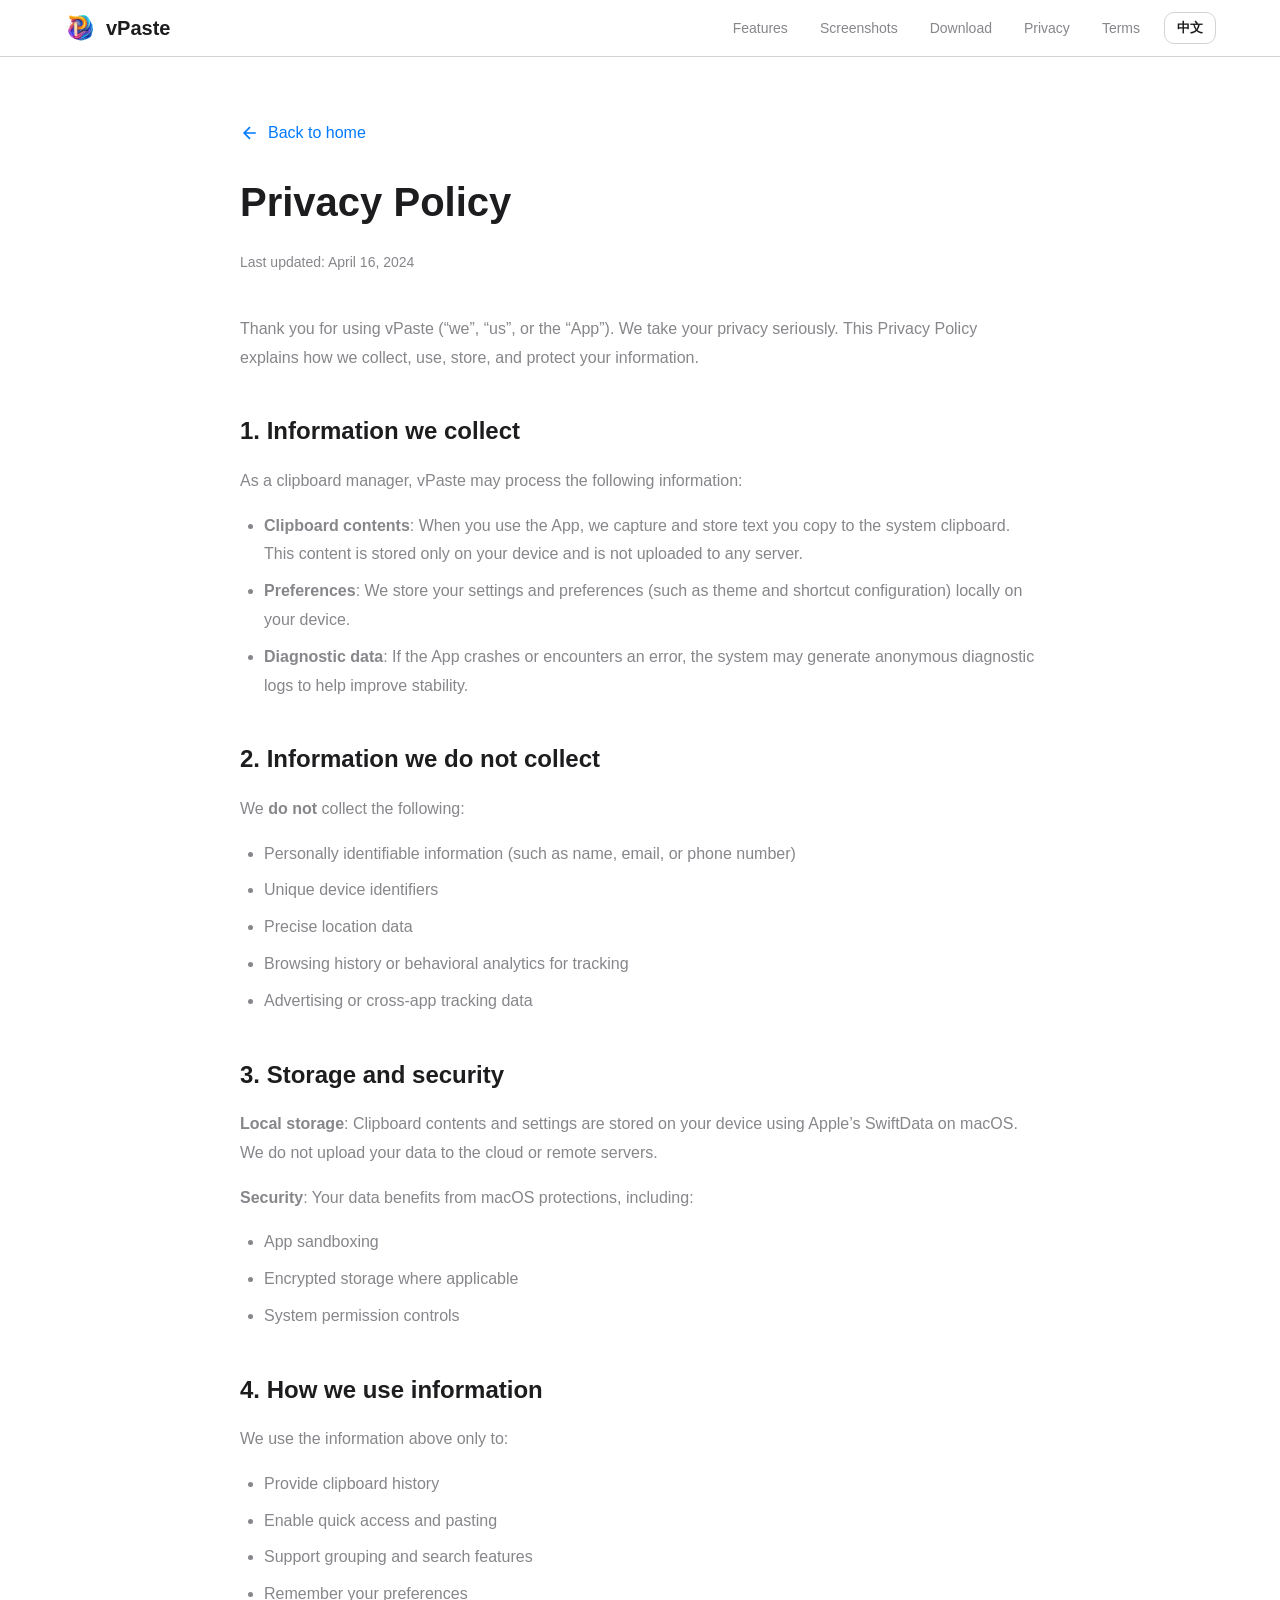
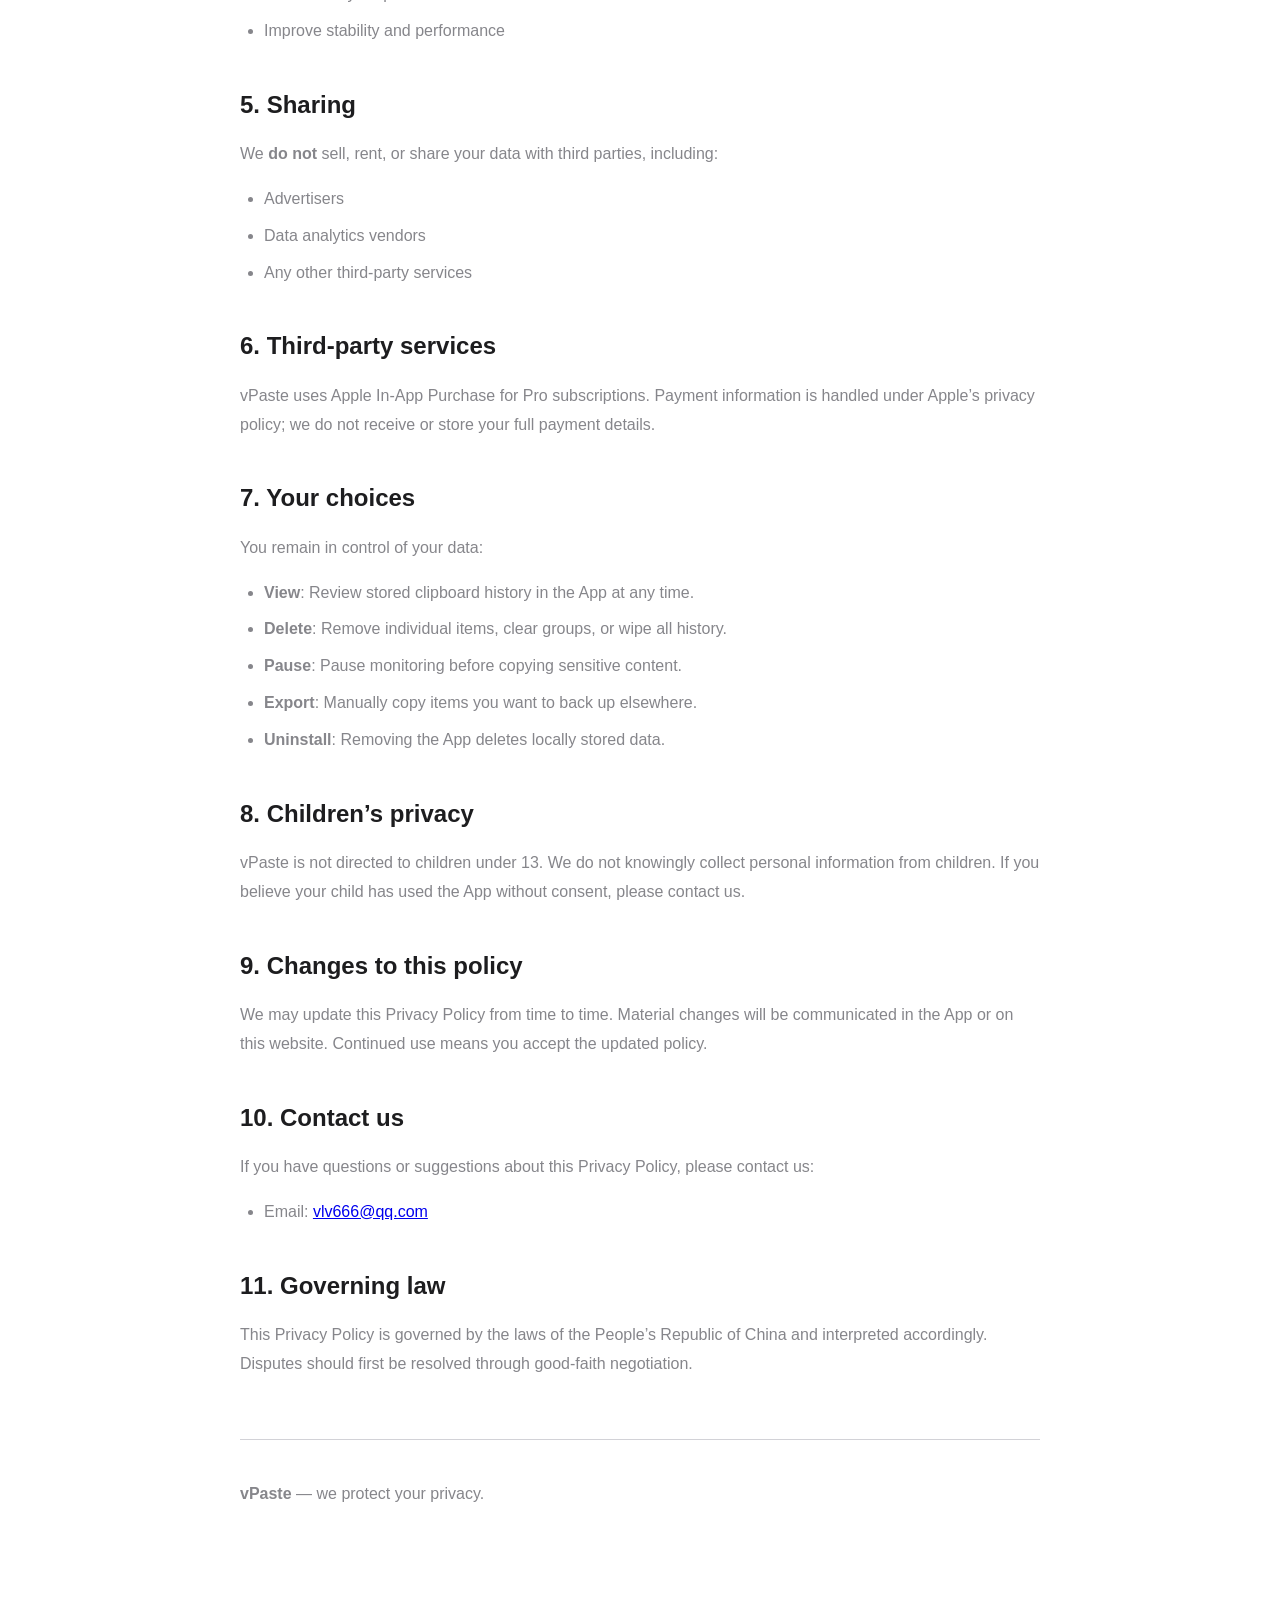
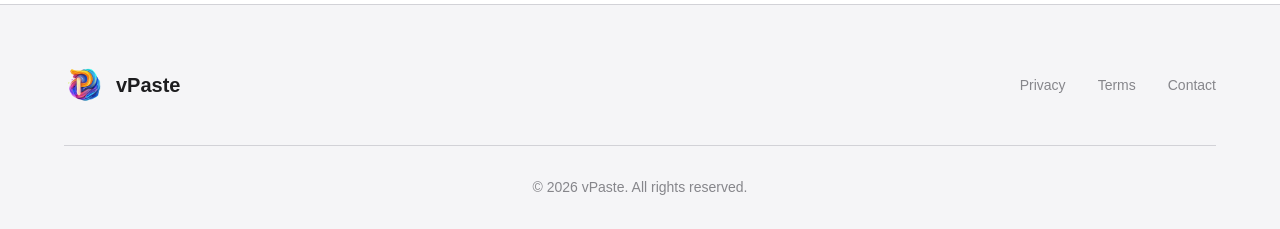
<file: privacy.html>
<!DOCTYPE html>
<html lang="zh-CN">
<head>
    <meta charset="UTF-8">
    <meta name="viewport" content="width=device-width, initial-scale=1.0">
    <meta name="description" content="vPaste 隐私协议 - 了解我们如何保护您的数据隐私">
    <title>隐私协议 - vPaste</title>
    <link rel="stylesheet" href="css/style.css">
    <link rel="icon" type="image/png" href="icon.png">
    <style>
        .legal-page {
            padding: 120px 0 80px;
            min-height: 100vh;
        }
        .legal-content {
            max-width: 800px;
            margin: 0 auto;
        }
        .legal-content h1 {
            font-size: 40px;
            font-weight: 700;
            margin-bottom: 16px;
        }
        .legal-content .update-date {
            color: var(--text-secondary);
            margin-bottom: 40px;
            font-size: 14px;
        }
        .legal-content h2 {
            font-size: 24px;
            font-weight: 600;
            margin: 40px 0 16px;
            color: var(--text-color);
        }
        .legal-content p {
            color: var(--text-secondary);
            margin-bottom: 16px;
            line-height: 1.8;
        }
        .legal-content ul {
            color: var(--text-secondary);
            margin-bottom: 16px;
            padding-left: 24px;
        }
        .legal-content li {
            margin-bottom: 8px;
            line-height: 1.8;
        }
        .back-link {
            display: inline-flex;
            align-items: center;
            gap: 8px;
            margin-bottom: 24px;
            color: var(--primary-color);
            text-decoration: none;
            font-weight: 500;
        }
        .back-link:hover {
            text-decoration: underline;
        }
    </style>
</head>
<body data-i18n-title-key="privacy.title" data-i18n-meta-key="privacy.metaDescription">
    <nav class="navbar">
        <div class="container nav-container">
            <a href="index.html" class="logo">
                <img src="icon.png" alt="vPaste" class="logo-icon">
                <span>vPaste</span>
            </a>
            <div class="nav-actions">
                <ul class="nav-links">
                    <li><a href="index.html#features" data-i18n="privacy.nav.features">功能</a></li>
                    <li><a href="index.html#screenshot" data-i18n="privacy.nav.screenshot">截图</a></li>
                    <li><a href="index.html#download" data-i18n="privacy.nav.download">下载</a></li>
                    <li><a href="privacy.html" data-i18n="privacy.nav.privacy">隐私协议</a></li>
                    <li><a href="terms.html" data-i18n="privacy.nav.terms">服务条款</a></li>
                </ul>
                <div class="lang-button">
                    <button type="button" class="lang-switch-btn" data-i18n="lang.switch">
                        English
                    </button>
                </div>
            </div>
        </div>
    </nav>

    <main class="legal-page">
        <div class="container">
            <div class="legal-content">
                <a href="index.html" class="back-link">
                    <svg width="20" height="20" viewBox="0 0 24 24" fill="none" stroke="currentColor" stroke-width="2" aria-hidden="true">
                        <path d="M19 12H5M12 19l-7-7 7-7"/>
                    </svg>
                    <span data-i18n="privacy.back">返回首页</span>
                </a>

                <h1 data-i18n="privacy.h1">隐私协议</h1>
                <p class="update-date" data-i18n="privacy.updated">最后更新日期：2024年4月16日</p>

                <p data-i18n="privacy.intro">感谢您使用 vPaste（以下简称"我们"或"应用"）。我们高度重视您的隐私保护，本隐私协议旨在向您说明我们如何收集、使用、存储和保护您的信息。</p>

                <h2 data-i18n="privacy.s1h">1. 信息收集</h2>
                <p data-i18n="privacy.s1p">vPaste 作为一款剪贴板管理工具，我们会收集以下信息：</p>
                <ul>
                    <li data-i18n-html="privacy.s1li1"><strong>剪贴板内容</strong>：当您使用应用时，我们会自动捕获并存储您复制到系统剪贴板的文本内容。这些内容仅存储在您的设备本地，不会上传到任何服务器。</li>
                    <li data-i18n-html="privacy.s1li2"><strong>使用偏好</strong>：我们会存储您的应用设置和偏好配置，如主题设置、快捷键配置等，这些数据同样仅存储在本地设备。</li>
                    <li data-i18n-html="privacy.s1li3"><strong>应用诊断数据</strong>：在应用崩溃或出现异常时，系统可能会生成匿名的诊断日志，用于改进应用稳定性。</li>
                </ul>

                <h2 data-i18n="privacy.s2h">2. 我们不收集的信息</h2>
                <p data-i18n-html="privacy.s2p">我们承诺 <strong>不会</strong> 收集以下信息：</p>
                <ul>
                    <li data-i18n="privacy.s2li1">个人身份信息（如姓名、电子邮件、电话号码等）</li>
                    <li data-i18n="privacy.s2li2">设备唯一标识符</li>
                    <li data-i18n="privacy.s2li3">地理位置信息</li>
                    <li data-i18n="privacy.s2li4">浏览历史或使用行为分析数据</li>
                    <li data-i18n="privacy.s2li5">任何形式的广告追踪数据</li>
                </ul>

                <h2 data-i18n="privacy.s3h">3. 数据存储与安全</h2>
                <p data-i18n-html="privacy.s3p1"><strong>本地存储</strong>：所有剪贴板内容和用户设置均存储在您的设备本地，使用 macOS 系统提供的 SwiftData 技术进行安全存储。我们不会将您的任何数据上传到云端或远程服务器。</p>
                <p data-i18n-html="privacy.s3p2"><strong>数据安全</strong>：您的数据受 macOS 系统级别的安全保护，包括：</p>
                <ul>
                    <li data-i18n="privacy.s3li1">应用沙盒隔离</li>
                    <li data-i18n="privacy.s3li2">数据加密存储</li>
                    <li data-i18n="privacy.s3li3">系统权限控制</li>
                </ul>

                <h2 data-i18n="privacy.s4h">4. 数据使用目的</h2>
                <p data-i18n="privacy.s4p">我们收集的数据仅用于以下目的：</p>
                <ul>
                    <li data-i18n="privacy.s4li1">提供剪贴板历史记录功能</li>
                    <li data-i18n="privacy.s4li2">实现剪贴板内容的快速访问和粘贴</li>
                    <li data-i18n="privacy.s4li3">支持分组管理和搜索功能</li>
                    <li data-i18n="privacy.s4li4">保存您的应用偏好设置</li>
                    <li data-i18n="privacy.s4li5">改进应用的稳定性和性能</li>
                </ul>

                <h2 data-i18n="privacy.s5h">5. 数据共享</h2>
                <p data-i18n-html="privacy.s5p">我们 <strong>不会</strong> 将您的数据出售、出租或共享给任何第三方，包括但不限于：</p>
                <ul>
                    <li data-i18n="privacy.s5li1">广告商</li>
                    <li data-i18n="privacy.s5li2">数据分析公司</li>
                    <li data-i18n="privacy.s5li3">任何其他第三方服务</li>
                </ul>

                <h2 data-i18n="privacy.s6h">6. 第三方服务</h2>
                <p data-i18n="privacy.s6p">vPaste 使用 Apple 提供的应用内购买服务来处理专业版订阅。Apple 会按照其自己的隐私政策处理您的支付信息，我们不会收到或存储您的支付详情。</p>

                <h2 data-i18n="privacy.s7h">7. 您的权利</h2>
                <p data-i18n="privacy.s7p">您对自己的数据拥有完全控制权：</p>
                <ul>
                    <li data-i18n-html="privacy.s7li1"><strong>查看数据</strong>：您可以在应用中随时查看所有存储的剪贴板历史</li>
                    <li data-i18n-html="privacy.s7li2"><strong>删除数据</strong>：您可以删除单条历史记录、清空特定分组或清除所有历史数据</li>
                    <li data-i18n-html="privacy.s7li3"><strong>暂停监控</strong>：您可以在复制敏感信息前暂停剪贴板监控，保护隐私</li>
                    <li data-i18n-html="privacy.s7li4"><strong>导出数据</strong>：您可以手动复制需要的剪贴板内容进行备份</li>
                    <li data-i18n-html="privacy.s7li5"><strong>卸载应用</strong>：卸载应用将删除所有本地存储的数据</li>
                </ul>

                <h2 data-i18n="privacy.s8h">8. 儿童隐私</h2>
                <p data-i18n="privacy.s8p">vPaste 不针对 13 岁以下儿童。我们不会有意收集儿童的个人信息。如果您发现您的孩子在未经同意的情况下使用了我们的应用，请联系我们。</p>

                <h2 data-i18n="privacy.s9h">9. 隐私协议更新</h2>
                <p data-i18n="privacy.s9p">我们可能会不时更新本隐私协议。重大变更将在应用内或我们的网站上通知您。继续使用应用即表示您同意更新后的隐私协议。</p>

                <h2 data-i18n="privacy.s10h">10. 联系我们</h2>
                <p data-i18n="privacy.s10p">如果您对本隐私协议有任何疑问或建议，请通过以下方式联系我们：</p>
                <ul>
                    <li><span data-i18n="privacy.s10li">电子邮件：</span><a href="mailto:vlv666@qq.com">vlv666@qq.com</a></li>
                </ul>

                <h2 data-i18n="privacy.s11h">11. 适用法律</h2>
                <p data-i18n="privacy.s11p">本隐私协议受中华人民共和国法律管辖，并按照中华人民共和国法律解释。如有争议，双方应友好协商解决。</p>

                <p style="margin-top: 60px; padding-top: 40px; border-top: 1px solid var(--border-color);" data-i18n-html="privacy.closing">
                    <strong>vPaste</strong> - 您的隐私，我们守护。
                </p>
            </div>
        </div>
    </main>

    <footer class="footer">
        <div class="container">
            <div class="footer-content">
                <div class="footer-brand">
                    <img src="icon.png" alt="vPaste" class="footer-logo">
                    <span>vPaste</span>
                </div>
                <div class="footer-links">
                    <a href="privacy.html" data-i18n="privacy.footer.privacy">隐私协议</a>
                    <a href="terms.html" data-i18n="privacy.footer.terms">服务条款</a>
                    <a href="mailto:vlv666@qq.com" data-i18n="privacy.footer.contact">联系我们</a>
                </div>
            </div>
            <div class="footer-bottom">
                <p data-i18n="privacy.footer.copy">&copy; 2026 vPaste. All rights reserved.</p>
            </div>
        </div>
    </footer>
    <script src="js/i18n.js" defer></script>
</body>
</html>
</file>
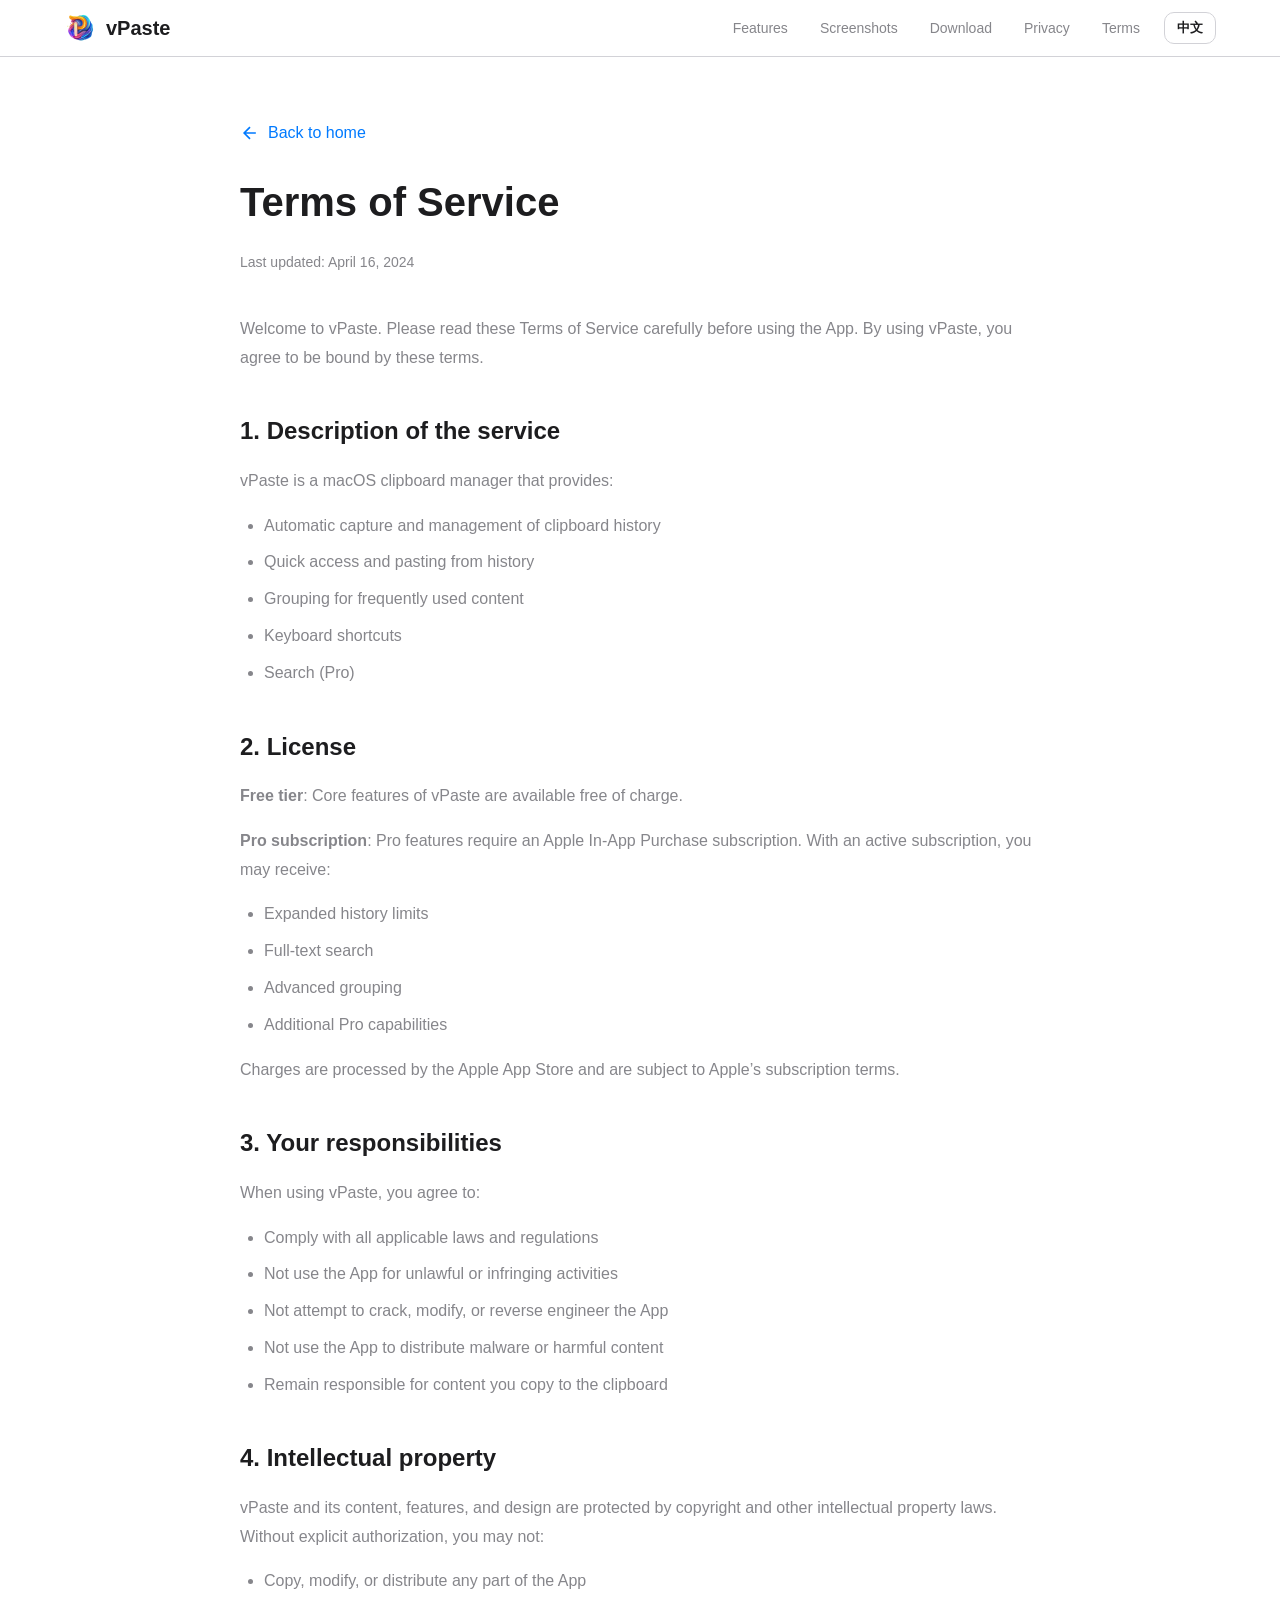
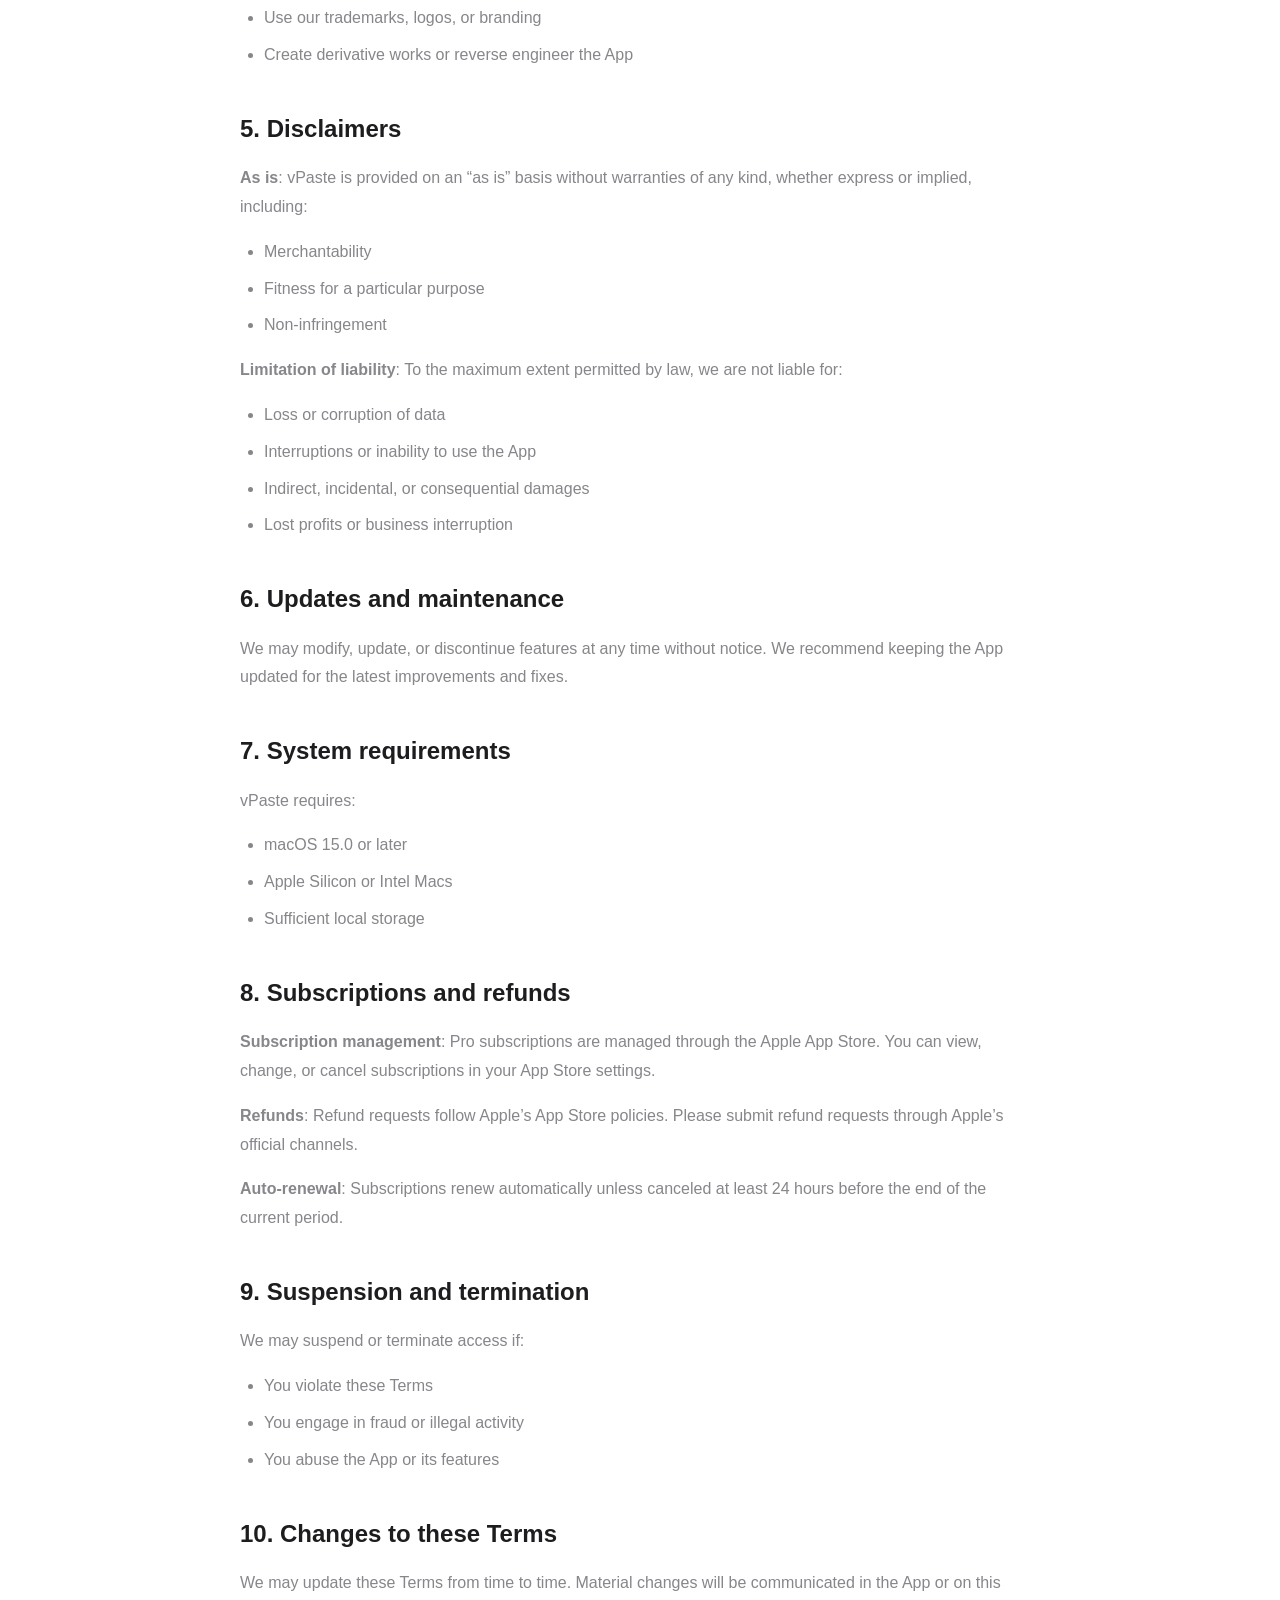
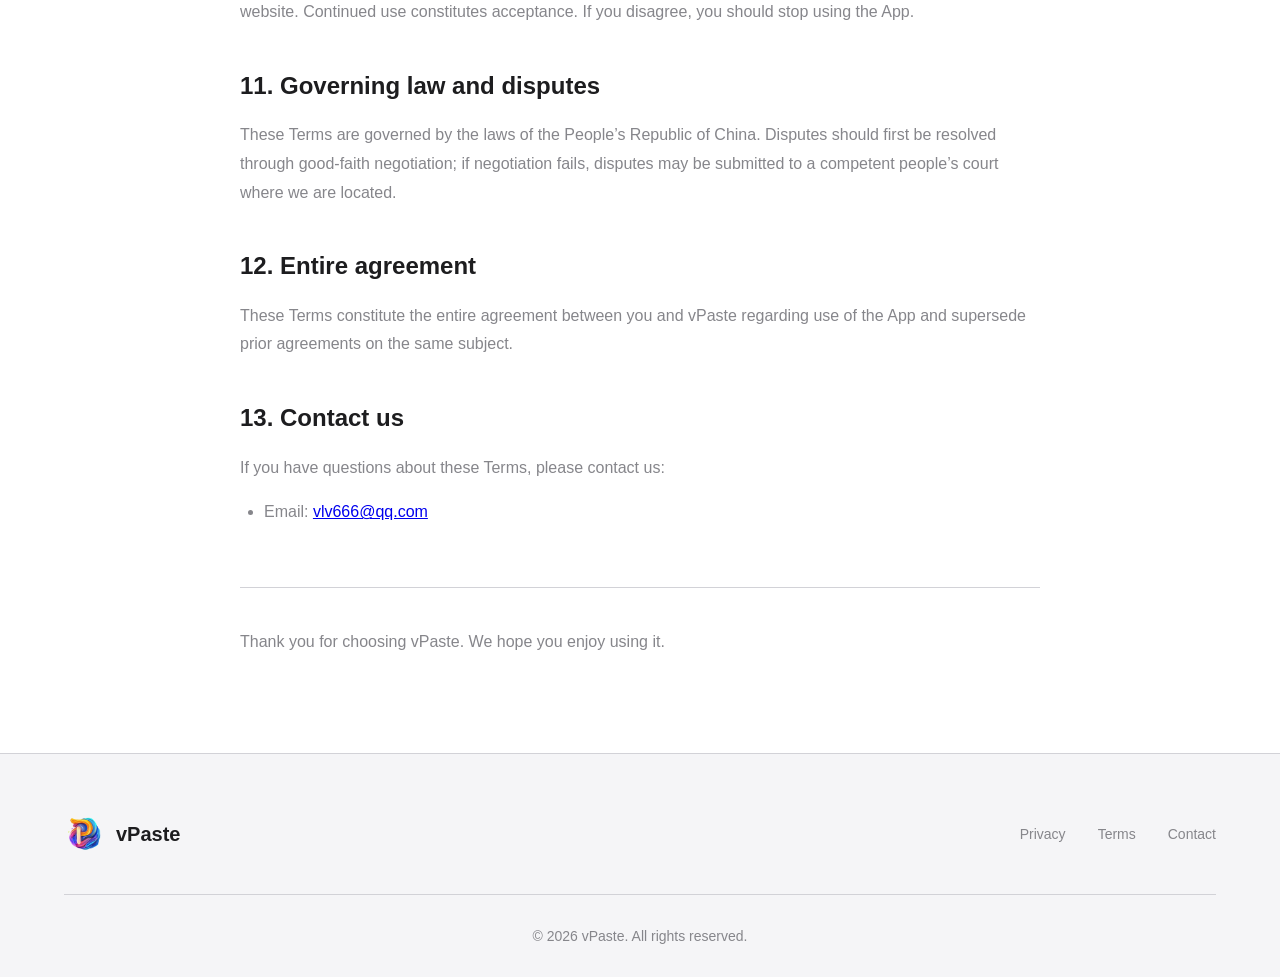
<file: terms.html>
<!DOCTYPE html>
<html lang="zh-CN">
<head>
    <meta charset="UTF-8">
    <meta name="viewport" content="width=device-width, initial-scale=1.0">
    <meta name="description" content="vPaste 服务条款 - 使用条款和许可协议">
    <title>服务条款 - vPaste</title>
    <link rel="stylesheet" href="css/style.css">
    <link rel="icon" type="image/png" href="icon.png">
    <style>
        .legal-page {
            padding: 120px 0 80px;
            min-height: 100vh;
        }
        .legal-content {
            max-width: 800px;
            margin: 0 auto;
        }
        .legal-content h1 {
            font-size: 40px;
            font-weight: 700;
            margin-bottom: 16px;
        }
        .legal-content .update-date {
            color: var(--text-secondary);
            margin-bottom: 40px;
            font-size: 14px;
        }
        .legal-content h2 {
            font-size: 24px;
            font-weight: 600;
            margin: 40px 0 16px;
            color: var(--text-color);
        }
        .legal-content p {
            color: var(--text-secondary);
            margin-bottom: 16px;
            line-height: 1.8;
        }
        .legal-content ul {
            color: var(--text-secondary);
            margin-bottom: 16px;
            padding-left: 24px;
        }
        .legal-content li {
            margin-bottom: 8px;
            line-height: 1.8;
        }
        .back-link {
            display: inline-flex;
            align-items: center;
            gap: 8px;
            margin-bottom: 24px;
            color: var(--primary-color);
            text-decoration: none;
            font-weight: 500;
        }
        .back-link:hover {
            text-decoration: underline;
        }
    </style>
</head>
<body data-i18n-title-key="terms.title" data-i18n-meta-key="terms.metaDescription">
    <nav class="navbar">
        <div class="container nav-container">
            <a href="index.html" class="logo">
                <img src="icon.png" alt="vPaste" class="logo-icon">
                <span>vPaste</span>
            </a>
            <div class="nav-actions">
                <ul class="nav-links">
                    <li><a href="index.html#features" data-i18n="terms.nav.features">功能</a></li>
                    <li><a href="index.html#screenshot" data-i18n="terms.nav.screenshot">截图</a></li>
                    <li><a href="index.html#download" data-i18n="terms.nav.download">下载</a></li>
                    <li><a href="privacy.html" data-i18n="terms.nav.privacy">隐私协议</a></li>
                    <li><a href="terms.html" data-i18n="terms.nav.terms">服务条款</a></li>
                </ul>
                <div class="lang-button">
                    <button type="button" class="lang-switch-btn" data-i18n="lang.switch">
                        English
                    </button>
                </div>
            </div>
        </div>
    </nav>

    <main class="legal-page">
        <div class="container">
            <div class="legal-content">
                <a href="index.html" class="back-link">
                    <svg width="20" height="20" viewBox="0 0 24 24" fill="none" stroke="currentColor" stroke-width="2" aria-hidden="true">
                        <path d="M19 12H5M12 19l-7-7 7-7"/>
                    </svg>
                    <span data-i18n="terms.back">返回首页</span>
                </a>

                <h1 data-i18n="terms.h1">服务条款</h1>
                <p class="update-date" data-i18n="terms.updated">最后更新日期：2024年4月16日</p>

                <p data-i18n="terms.intro">欢迎使用 vPaste！在使用本应用之前，请仔细阅读以下服务条款。使用 vPaste 即表示您同意接受这些条款的约束。</p>

                <h2 data-i18n="terms.s1h">1. 服务说明</h2>
                <p data-i18n="terms.s1p">vPaste 是一款 macOS 剪贴板管理应用程序，提供以下功能：</p>
                <ul>
                    <li data-i18n="terms.s1li1">自动捕获和管理剪贴板历史记录</li>
                    <li data-i18n="terms.s1li2">快速访问和粘贴剪贴板内容</li>
                    <li data-i18n="terms.s1li3">分组管理常用内容</li>
                    <li data-i18n="terms.s1li4">键盘快捷键操作</li>
                    <li data-i18n="terms.s1li5">搜索功能（专业版）</li>
                </ul>

                <h2 data-i18n="terms.s2h">2. 许可授权</h2>
                <p data-i18n-html="terms.s2p1"><strong>免费使用</strong>：vPaste 的基础功能免费提供给所有用户使用。</p>
                <p data-i18n-html="terms.s2p2"><strong>专业版订阅</strong>：专业版功能需要通过 Apple 应用内购买订阅。订阅后，您将获得：</p>
                <ul>
                    <li data-i18n="terms.s2li1">无限历史记录</li>
                    <li data-i18n="terms.s2li2">全文搜索功能</li>
                    <li data-i18n="terms.s2li3">高级分组管理</li>
                    <li data-i18n="terms.s2li4">更多专业功能</li>
                </ul>
                <p data-i18n="terms.s2p3">订阅费用将通过 Apple App Store 收取，遵循 Apple 的订阅条款和政策。</p>

                <h2 data-i18n="terms.s3h">3. 用户责任</h2>
                <p data-i18n="terms.s3p">使用 vPaste 时，您同意：</p>
                <ul>
                    <li data-i18n="terms.s3li1">遵守所有适用的法律法规</li>
                    <li data-i18n="terms.s3li2">不使用应用进行任何非法或侵权活动</li>
                    <li data-i18n="terms.s3li3">不尝试破解、修改或反编译应用</li>
                    <li data-i18n="terms.s3li4">不使用应用传播病毒、恶意软件或其他有害内容</li>
                    <li data-i18n="terms.s3li5">对您复制到剪贴板的内容负责</li>
                </ul>

                <h2 data-i18n="terms.s4h">4. 知识产权</h2>
                <p data-i18n="terms.s4p">vPaste 及其所有内容、功能和设计均受著作权法和其他知识产权法律保护。未经明确授权，您不得：</p>
                <ul>
                    <li data-i18n="terms.s4li1">复制、修改或分发应用的任何部分</li>
                    <li data-i18n="terms.s4li2">使用应用的商标、标识或品牌元素</li>
                    <li data-i18n="terms.s4li3">创建衍生作品或进行逆向工程</li>
                </ul>

                <h2 data-i18n="terms.s5h">5. 免责声明</h2>
                <p data-i18n-html="terms.s5p1"><strong>按原样提供</strong>：vPaste 按"现状"提供，不提供任何明示或暗示的保证，包括但不限于：</p>
                <ul>
                    <li data-i18n="terms.s5li1">适销性保证</li>
                    <li data-i18n="terms.s5li2">特定用途适用性保证</li>
                    <li data-i18n="terms.s5li3">不侵权保证</li>
                </ul>

                <p data-i18n-html="terms.s5p2"><strong>责任限制</strong>：在适用法律允许的最大范围内，我们不对以下情况承担责任：</p>
                <ul>
                    <li data-i18n="terms.s5li4">数据丢失或损坏</li>
                    <li data-i18n="terms.s5li5">使用中断或无法使用</li>
                    <li data-i18n="terms.s5li6">任何间接、附带或后果性损害</li>
                    <li data-i18n="terms.s5li7">利润损失或业务中断</li>
                </ul>

                <h2 data-i18n="terms.s6h">6. 应用更新与维护</h2>
                <p data-i18n="terms.s6p">我们保留随时修改、更新或终止应用部分或全部功能的权利，恕不另行通知。建议您定期更新应用以获得最新功能和安全修复。</p>

                <h2 data-i18n="terms.s7h">7. 系统要求</h2>
                <p data-i18n="terms.s7p">使用 vPaste 需要满足以下系统要求：</p>
                <ul>
                    <li data-i18n="terms.s7li1">macOS 15.0 或更高版本</li>
                    <li data-i18n="terms.s7li2">支持 Apple Silicon 和 Intel 芯片</li>
                    <li data-i18n="terms.s7li3">足够的本地存储空间</li>
                </ul>

                <h2 data-i18n="terms.s8h">8. 订阅与退款</h2>
                <p data-i18n-html="terms.s8p1"><strong>订阅管理</strong>：专业版订阅通过 Apple App Store 管理。您可以随时在 App Store 设置中查看、修改或取消订阅。</p>
                <p data-i18n-html="terms.s8p2"><strong>退款政策</strong>：所有退款请求遵循 Apple App Store 的退款政策。请通过 Apple 官方渠道申请退款。</p>
                <p data-i18n-html="terms.s8p3"><strong>订阅续订</strong>：订阅将自动续订，除非在当前订阅期结束前至少 24 小时取消。</p>

                <h2 data-i18n="terms.s9h">9. 终止使用</h2>
                <p data-i18n="terms.s9p">我们保留在以下情况下暂停或终止您使用应用的权利：</p>
                <ul>
                    <li data-i18n="terms.s9li1">违反本服务条款</li>
                    <li data-i18n="terms.s9li2">进行欺诈或非法活动</li>
                    <li data-i18n="terms.s9li3">滥用应用功能</li>
                </ul>

                <h2 data-i18n="terms.s10h">10. 条款修改</h2>
                <p data-i18n="terms.s10p">我们可能会不时修改本服务条款。重大变更将在应用内或我们的网站上通知您。继续使用应用即表示您接受修改后的条款。如果您不同意修改后的条款，应停止使用应用。</p>

                <h2 data-i18n="terms.s11h">11. 适用法律与争议解决</h2>
                <p data-i18n="terms.s11p">本服务条款受中华人民共和国法律管辖。因本条款引起的任何争议，双方应首先通过友好协商解决。协商不成的，可向我们所在地有管辖权的人民法院提起诉讼。</p>

                <h2 data-i18n="terms.s12h">12. 完整协议</h2>
                <p data-i18n="terms.s12p">本服务条款构成您与 vPaste 之间关于使用应用的完整协议，取代任何先前或同时期的协议和理解。</p>

                <h2 data-i18n="terms.s13h">13. 联系我们</h2>
                <p data-i18n="terms.s13p">如果您对本服务条款有任何疑问或建议，请通过以下方式联系我们：</p>
                <ul>
                    <li><span data-i18n="terms.s13li">电子邮件：</span><a href="mailto:vlv666@qq.com">vlv666@qq.com</a></li>
                </ul>

                <p style="margin-top: 60px; padding-top: 40px; border-top: 1px solid var(--border-color);" data-i18n="terms.closing">
                    感谢您选择 vPaste，祝您使用愉快！
                </p>
            </div>
        </div>
    </main>

    <footer class="footer">
        <div class="container">
            <div class="footer-content">
                <div class="footer-brand">
                    <img src="icon.png" alt="vPaste" class="footer-logo">
                    <span>vPaste</span>
                </div>
                <div class="footer-links">
                    <a href="privacy.html" data-i18n="terms.footer.privacy">隐私协议</a>
                    <a href="terms.html" data-i18n="terms.footer.terms">服务条款</a>
                    <a href="mailto:vlv666@qq.com" data-i18n="terms.footer.contact">联系我们</a>
                </div>
            </div>
            <div class="footer-bottom">
                <p data-i18n="terms.footer.copy">&copy; 2026 vPaste. All rights reserved.</p>
            </div>
        </div>
    </footer>
    <script src="js/i18n.js" defer></script>
</body>
</html>
</file>
<file: css/style.css>
/* 基础样式 */
:root {
    --primary-color: #007AFF;
    --primary-dark: #0051D5;
    --secondary-color: #5856D6;
    --text-color: #1d1d1f;
    --text-secondary: #86868b;
    --background: #ffffff;
    --background-secondary: #f5f5f7;
    --border-color: #d2d2d7;
    --gradient-start: #667eea;
    --gradient-end: #764ba2;
}

* {
    margin: 0;
    padding: 0;
    box-sizing: border-box;
}

html {
    scroll-behavior: smooth;
}

body {
    font-family: -apple-system, BlinkMacSystemFont, 'Segoe UI', Roboto, Oxygen, Ubuntu, Cantarell, sans-serif;
    color: var(--text-color);
    background: var(--background);
    line-height: 1.6;
}

.container {
    max-width: 1200px;
    margin: 0 auto;
    padding: 0 24px;
}

/* 导航栏 */
.navbar {
    position: fixed;
    top: 0;
    left: 0;
    right: 0;
    background: rgba(255, 255, 255, 0.8);
    backdrop-filter: blur(20px);
    -webkit-backdrop-filter: blur(20px);
    z-index: 1000;
    border-bottom: 1px solid var(--border-color);
}

.nav-container {
    display: flex;
    justify-content: space-between;
    align-items: center;
    height: 56px;
    gap: 16px;
}

.nav-actions {
    display: flex;
    align-items: center;
    gap: 24px;
}

.lang-button {
    display: inline-flex;
    align-items: center;
    flex-shrink: 0;
}

.lang-switch-btn {
    border: 1px solid var(--border-color);
    background: rgba(255, 255, 255, 0.6);
    padding: 6px 12px;
    border-radius: 10px;
    cursor: pointer;
    font-size: 13px;
    font-weight: 600;
    color: var(--text-color);
    transition: all 0.2s;
}

.lang-switch-btn:hover {
    border-color: var(--primary-color);
    background: white;
}

.lang-switch-btn:focus {
    outline: none;
    border-color: var(--primary-color);
    box-shadow: 0 0 0 3px rgba(0, 122, 255, 0.1);
}

.logo {
    display: flex;
    align-items: center;
    gap: 10px;
    text-decoration: none;
    color: var(--text-color);
    font-weight: 600;
    font-size: 20px;
}

.logo-icon {
    width: 32px;
    height: 32px;
    border-radius: 8px;
}

.nav-links {
    display: flex;
    list-style: none;
    gap: 32px;
}

.nav-links a {
    text-decoration: none;
    color: var(--text-secondary);
    font-size: 14px;
    font-weight: 500;
    transition: color 0.2s;
}

.nav-links a:hover {
    color: var(--primary-color);
}

/* Hero 区域 */
.hero {
    padding: 140px 0 80px;
    background: linear-gradient(180deg, var(--background-secondary) 0%, var(--background) 100%);
}

.hero-content {
    display: flex;
    align-items: center;
    justify-content: space-between;
    gap: 60px;
}

.hero-text {
    flex: 1;
}

.hero-text h1 {
    font-size: 64px;
    font-weight: 700;
    letter-spacing: -2px;
    margin-bottom: 16px;
    background: linear-gradient(135deg, var(--gradient-start), var(--gradient-end));
    -webkit-background-clip: text;
    -webkit-text-fill-color: transparent;
    background-clip: text;
}

.tagline {
    font-size: 28px;
    font-weight: 600;
    color: var(--text-color);
    margin-bottom: 16px;
}

.description {
    font-size: 18px;
    color: var(--text-secondary);
    margin-bottom: 32px;
    max-width: 500px;
}

.cta-buttons {
    display: flex;
    gap: 16px;
}

.hero-image {
    flex-shrink: 0;
}

.app-icon {
    width: 280px;
    height: 280px;
    border-radius: 60px;
    box-shadow: 0 20px 60px rgba(0, 0, 0, 0.15);
}

/* 按钮样式 */
.btn {
    display: inline-flex;
    align-items: center;
    justify-content: center;
    gap: 8px;
    padding: 14px 28px;
    border-radius: 12px;
    font-size: 16px;
    font-weight: 600;
    text-decoration: none;
    transition: all 0.2s;
    cursor: pointer;
}

.btn-primary {
    background: var(--primary-color);
    color: white;
}

.btn-primary:hover {
    background: var(--primary-dark);
    transform: translateY(-2px);
    box-shadow: 0 10px 30px rgba(0, 122, 255, 0.3);
}

.btn-secondary {
    background: var(--background);
    color: var(--text-color);
    border: 1px solid var(--border-color);
}

.btn-secondary:hover {
    background: var(--background-secondary);
}

.btn-large {
    padding: 18px 40px;
    font-size: 18px;
}

.apple-icon {
    width: 20px;
    height: 20px;
}

/* 功能区域 */
.features {
    padding: 100px 0;
    background: var(--background);
}

.section-title {
    font-size: 40px;
    font-weight: 700;
    text-align: center;
    margin-bottom: 60px;
    letter-spacing: -1px;
}

.features-grid {
    display: grid;
    grid-template-columns: repeat(3, 1fr);
    gap: 32px;
}

.feature-card {
    padding: 32px;
    background: var(--background-secondary);
    border-radius: 20px;
    transition: transform 0.2s, box-shadow 0.2s;
}

.feature-card:hover {
    transform: translateY(-4px);
    box-shadow: 0 10px 40px rgba(0, 0, 0, 0.1);
}

.feature-icon {
    width: 48px;
    height: 48px;
    background: linear-gradient(135deg, var(--gradient-start), var(--gradient-end));
    border-radius: 12px;
    display: flex;
    align-items: center;
    justify-content: center;
    margin-bottom: 20px;
}

.feature-icon svg {
    width: 24px;
    height: 24px;
    stroke: white;
}

.feature-card h3 {
    font-size: 20px;
    font-weight: 600;
    margin-bottom: 12px;
}

.feature-card p {
    color: var(--text-secondary);
    font-size: 15px;
}

/* 截图区域 */
.screenshot {
    padding: 100px 0;
    background: var(--background-secondary);
}

.screenshot-container {
    max-width: 800px;
    margin: 0 auto;
    border-radius: 20px;
    overflow: hidden;
    box-shadow: 0 20px 60px rgba(0, 0, 0, 0.15);
}

.screenshot-image {
    width: 100%;
    display: block;
}

/* 下载区域 */
.download {
    padding: 100px 0;
    background: linear-gradient(135deg, var(--gradient-start), var(--gradient-end));
    text-align: center;
}

.download .section-title {
    color: white;
}

.download-description {
    color: rgba(255, 255, 255, 0.9);
    font-size: 18px;
    margin-bottom: 32px;
}

.download .btn-primary {
    background: white;
    color: var(--gradient-start);
}

.download .btn-primary:hover {
    transform: translateY(-2px);
    box-shadow: 0 15px 40px rgba(0, 0, 0, 0.2);
}

/* 页脚 */
.footer {
    background: var(--background-secondary);
    padding: 60px 0 30px;
    border-top: 1px solid var(--border-color);
}

.footer-content {
    display: flex;
    justify-content: space-between;
    align-items: center;
    margin-bottom: 40px;
}

.footer-brand {
    display: flex;
    align-items: center;
    gap: 12px;
    font-size: 20px;
    font-weight: 600;
}

.footer-logo {
    width: 40px;
    height: 40px;
    border-radius: 10px;
}

.footer-links {
    display: flex;
    gap: 32px;
}

.footer-links a {
    text-decoration: none;
    color: var(--text-secondary);
    font-size: 14px;
    transition: color 0.2s;
}

.footer-links a:hover {
    color: var(--primary-color);
}

.footer-bottom {
    text-align: center;
    padding-top: 30px;
    border-top: 1px solid var(--border-color);
}

.footer-bottom p {
    color: var(--text-secondary);
    font-size: 14px;
}

/* 响应式设计 */
@media (max-width: 1024px) {
    .hero-text h1 {
        font-size: 48px;
    }

    .tagline {
        font-size: 24px;
    }

    .features-grid {
        grid-template-columns: repeat(2, 1fr);
    }
}

@media (max-width: 768px) {
    .nav-links {
        display: none;
    }

    .nav-actions {
        gap: 0;
    }

    .hero-content {
        flex-direction: column;
        text-align: center;
    }

    .hero-text h1 {
        font-size: 40px;
    }

    .tagline {
        font-size: 22px;
    }

    .description {
        margin-left: auto;
        margin-right: auto;
    }

    .cta-buttons {
        flex-direction: column;
    }

    .app-icon {
        width: 200px;
        height: 200px;
    }

    .features-grid {
        grid-template-columns: 1fr;
    }

    .section-title {
        font-size: 32px;
    }

    .footer-content {
        flex-direction: column;
        gap: 24px;
    }
}
</file>
